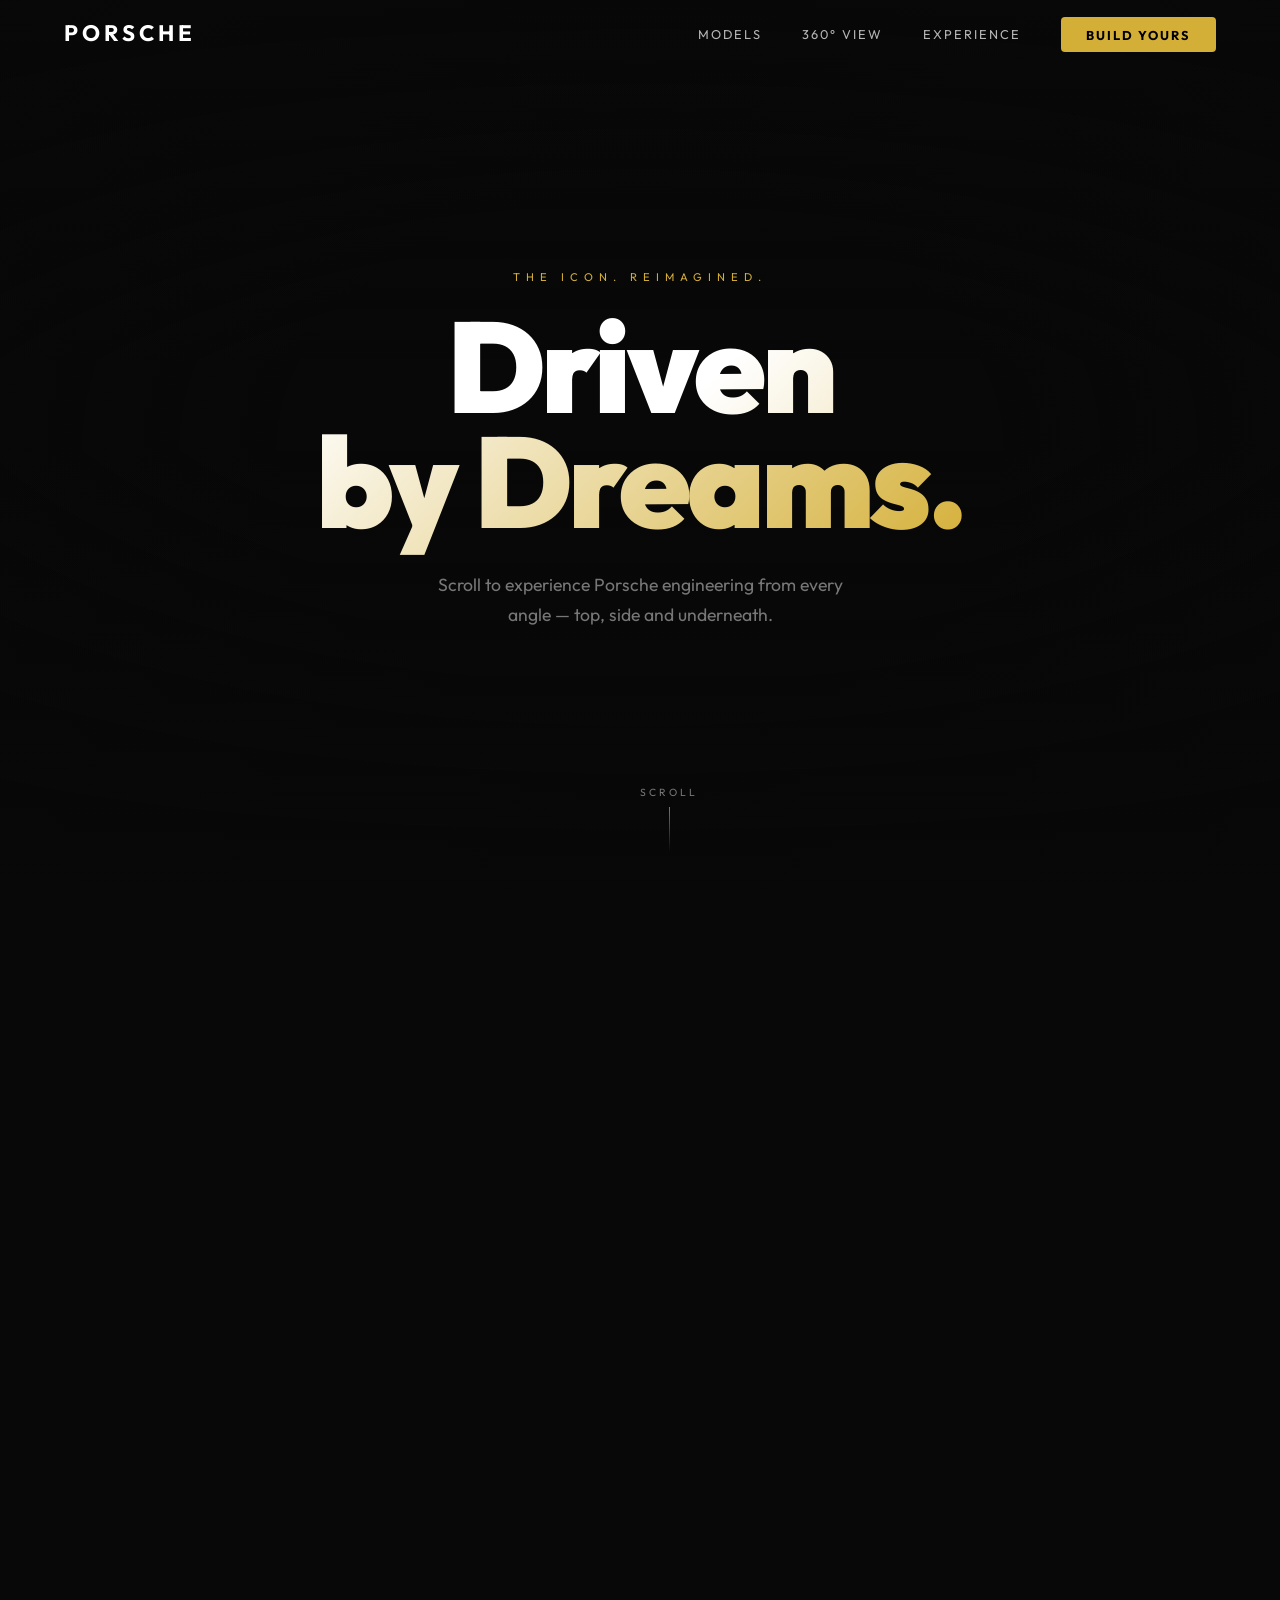
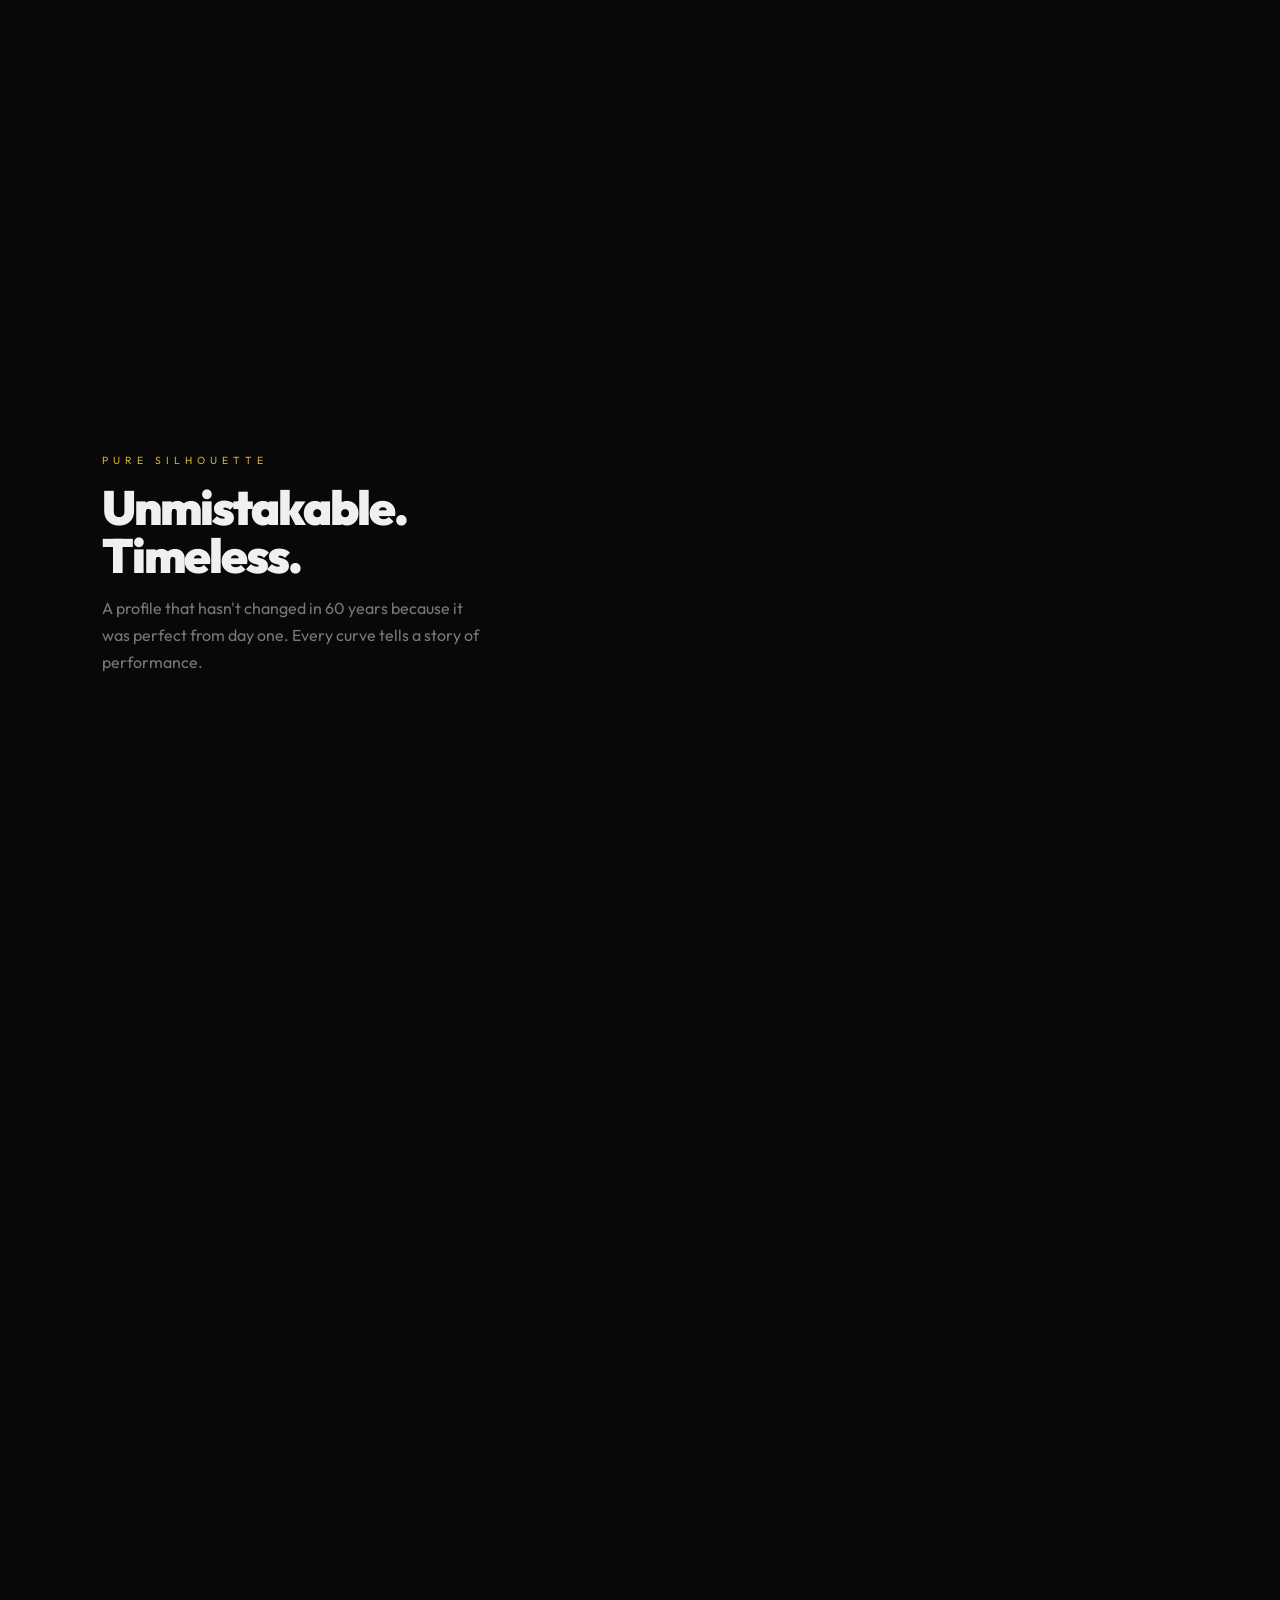
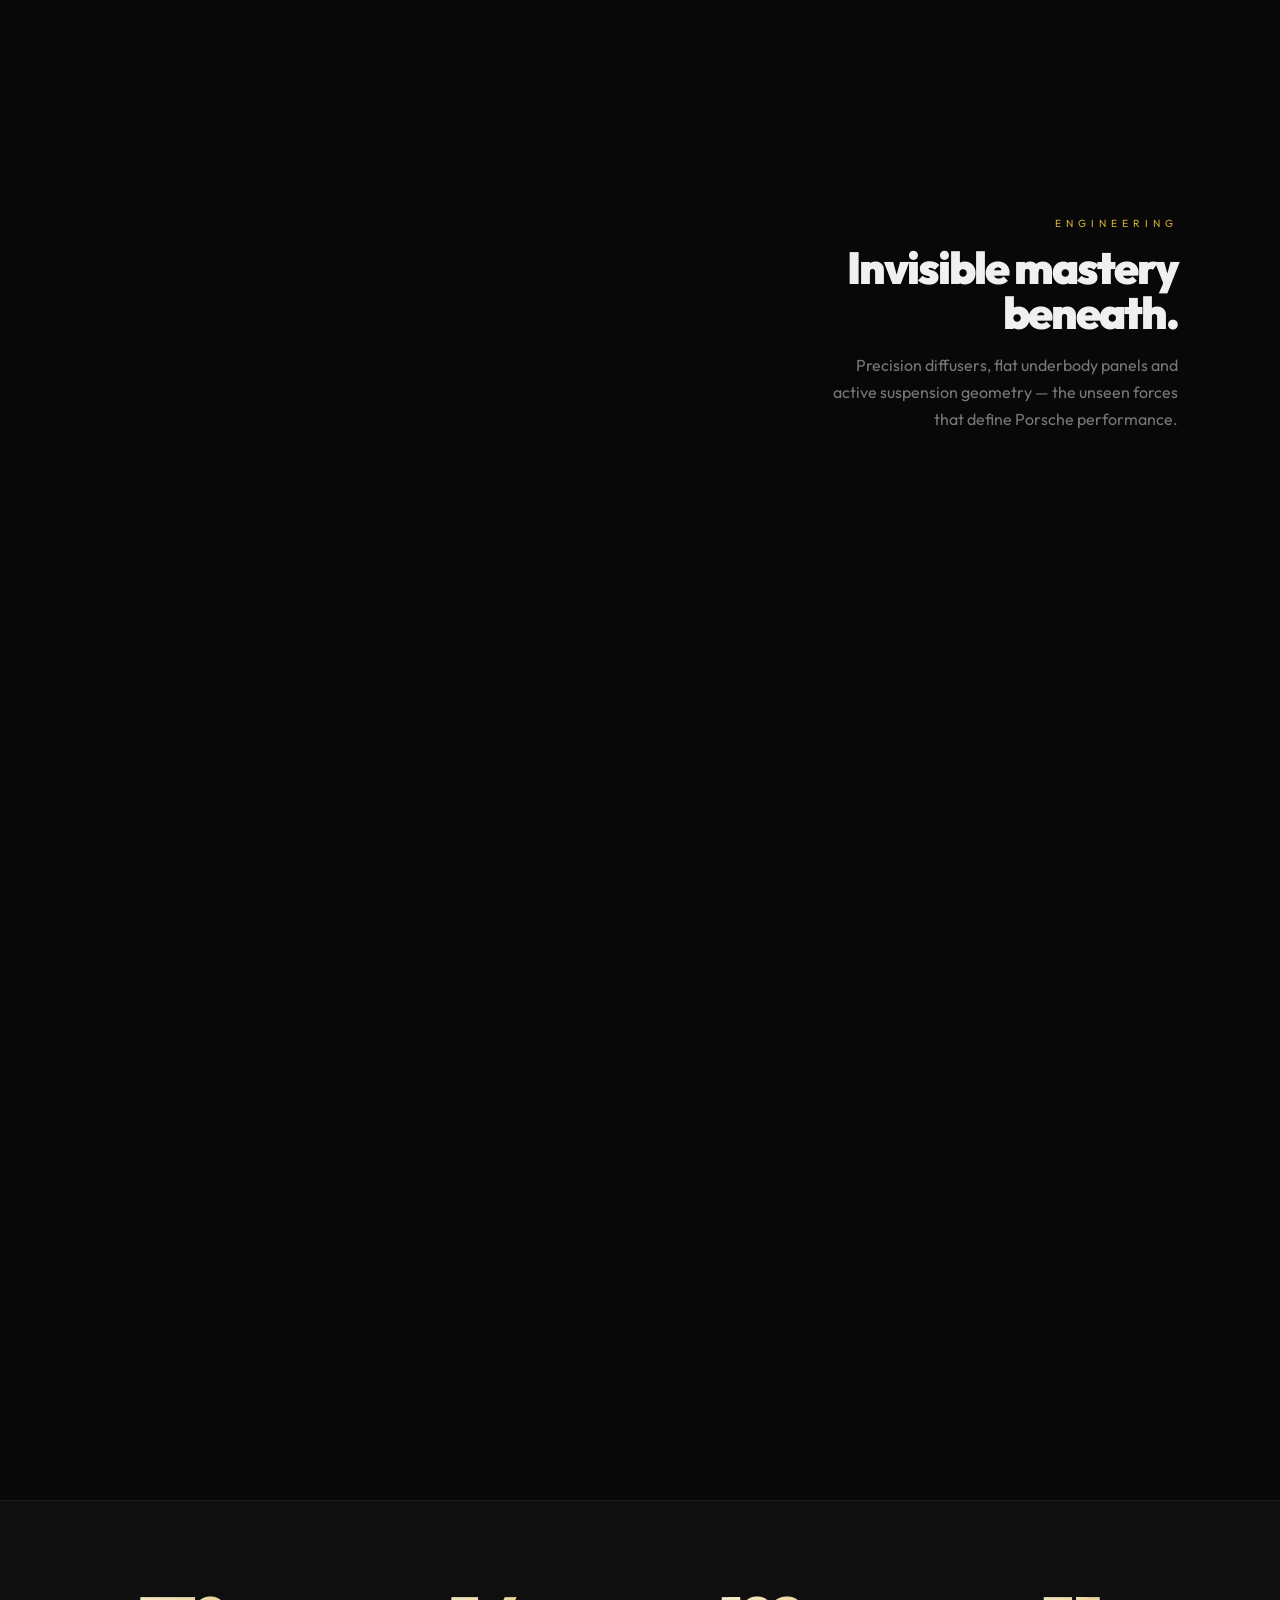
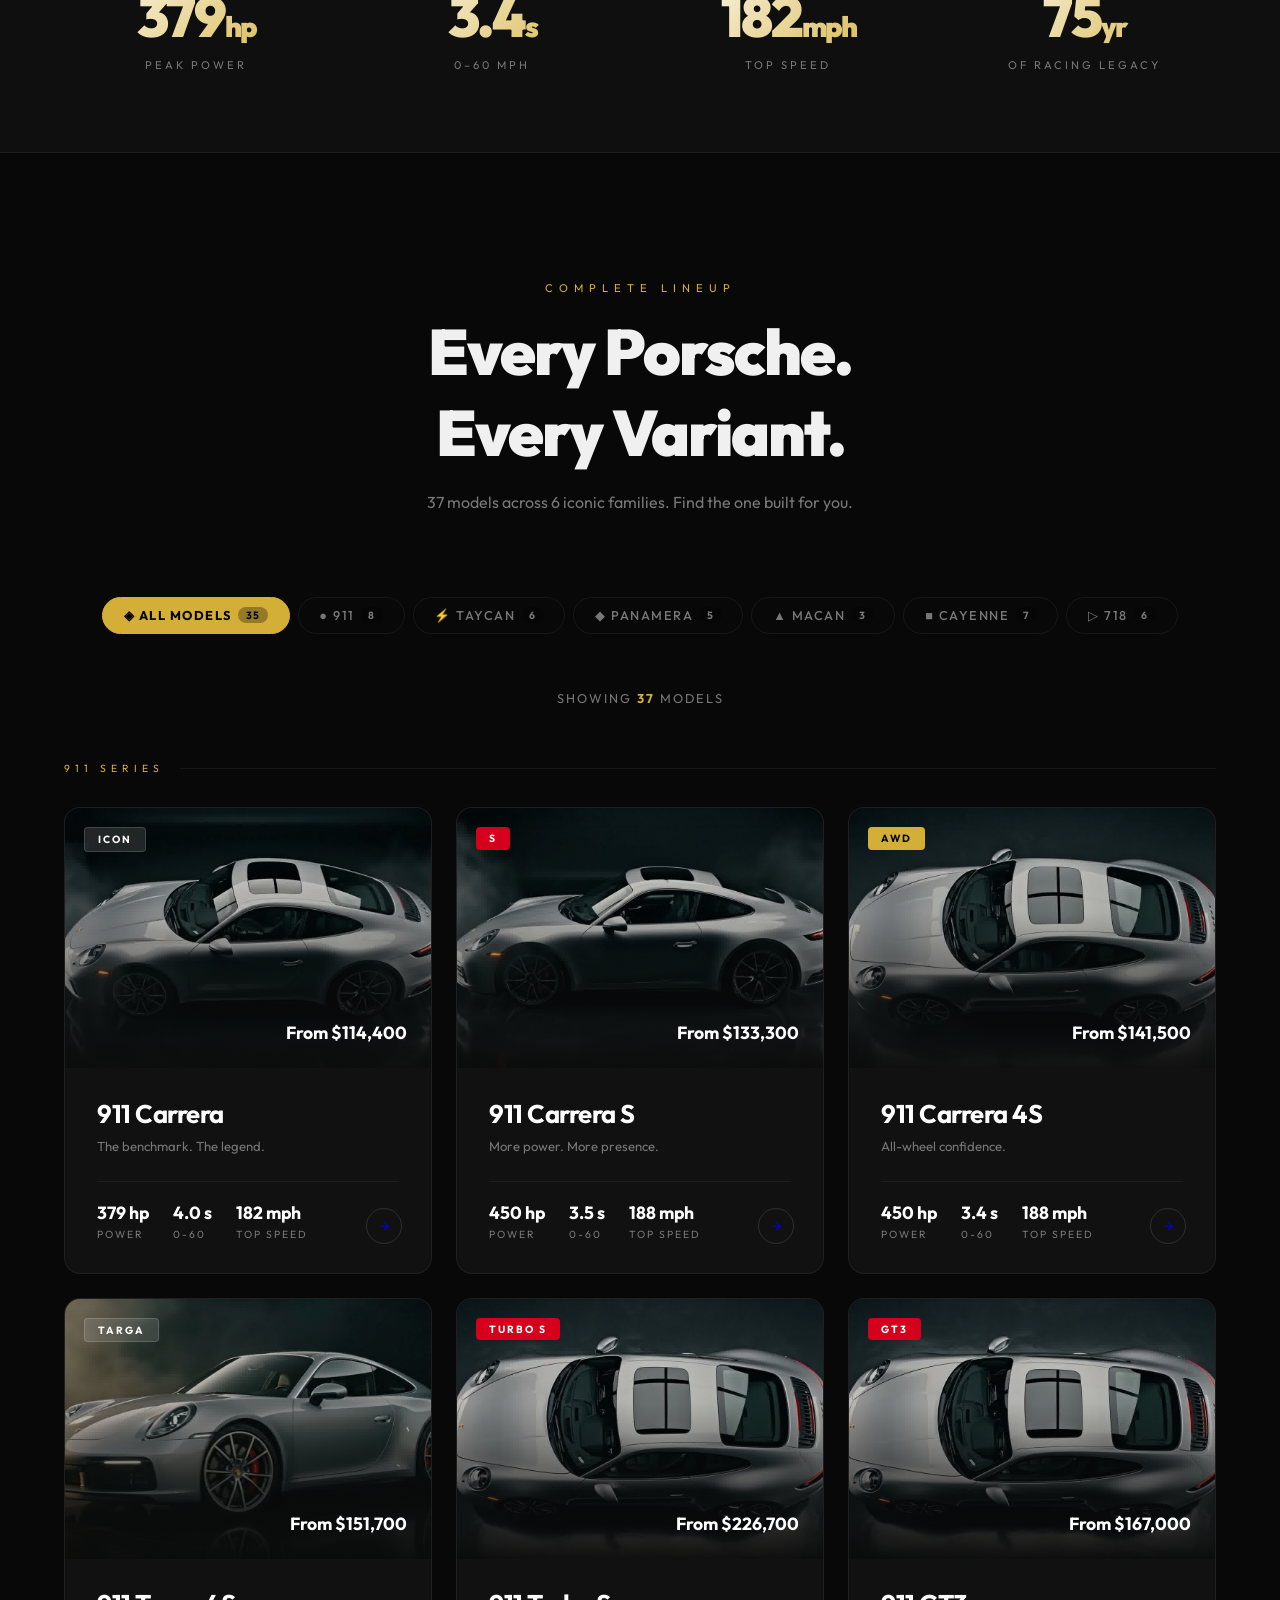
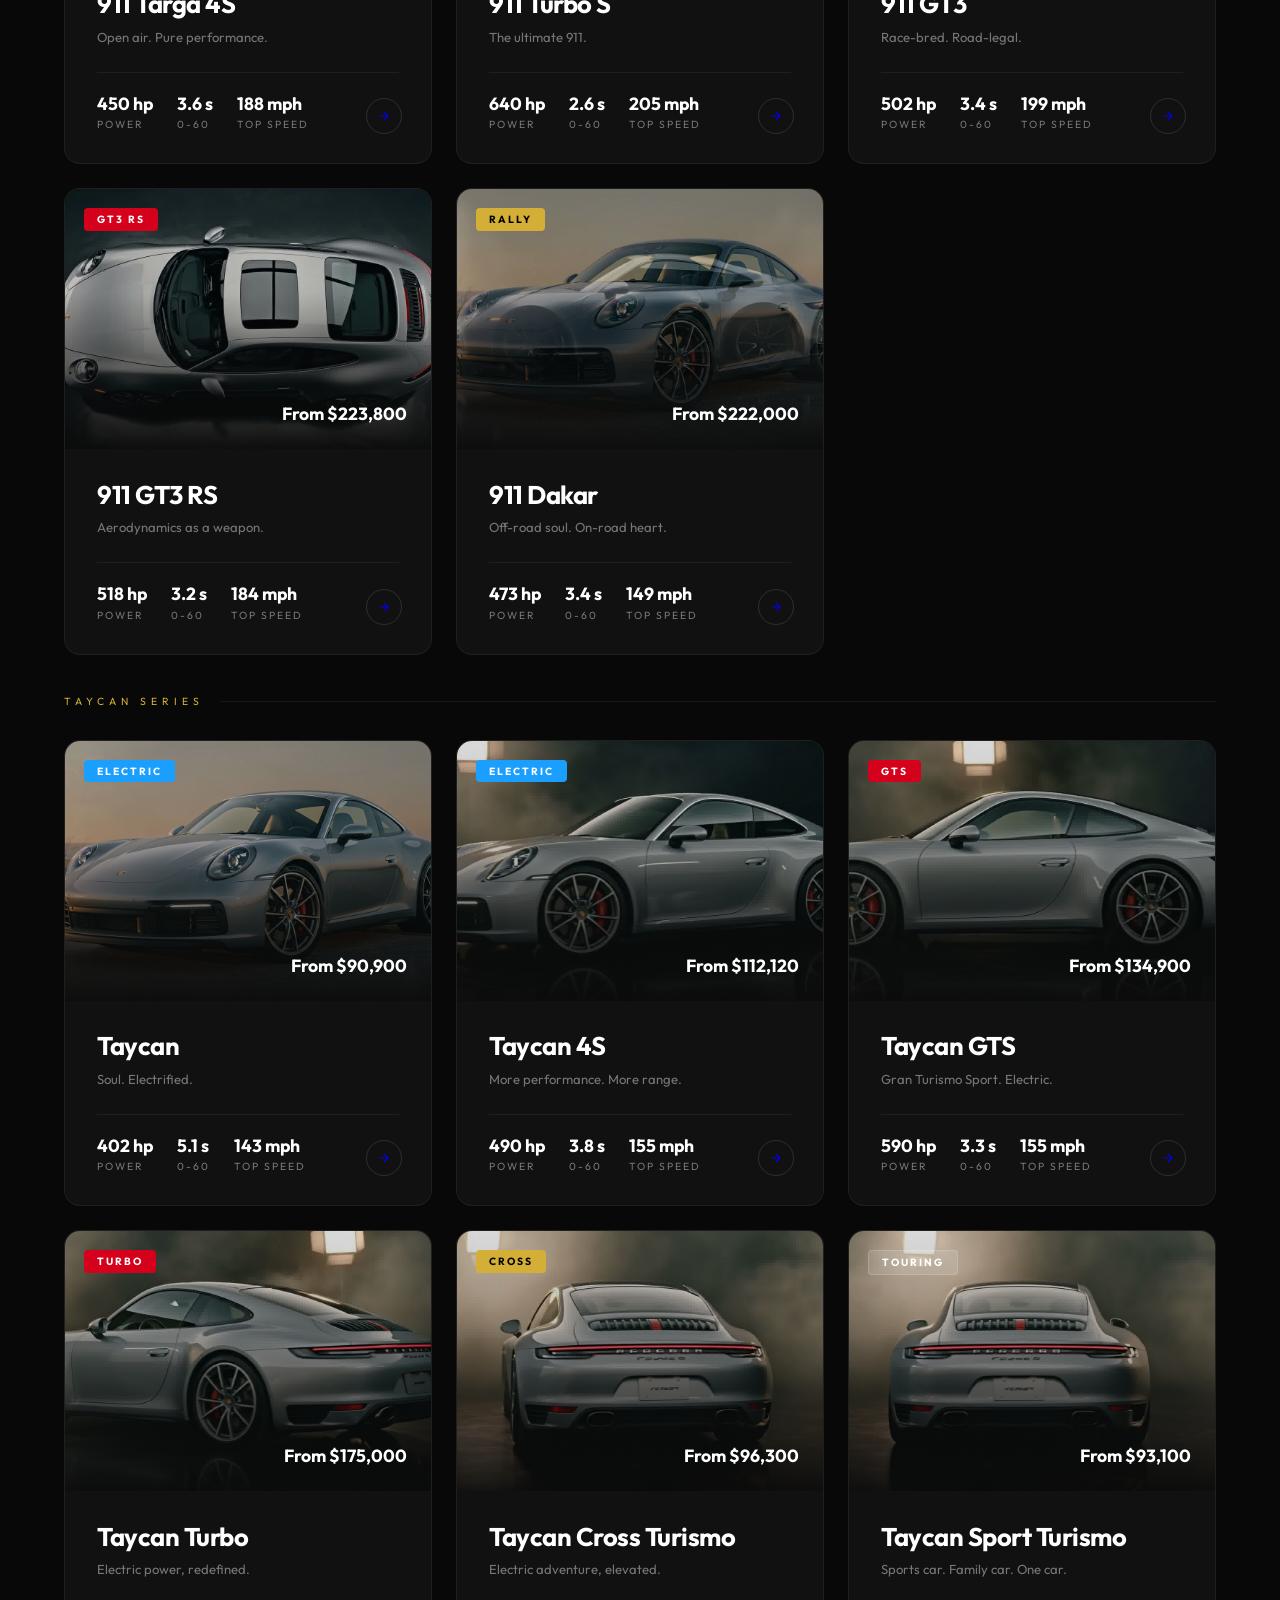
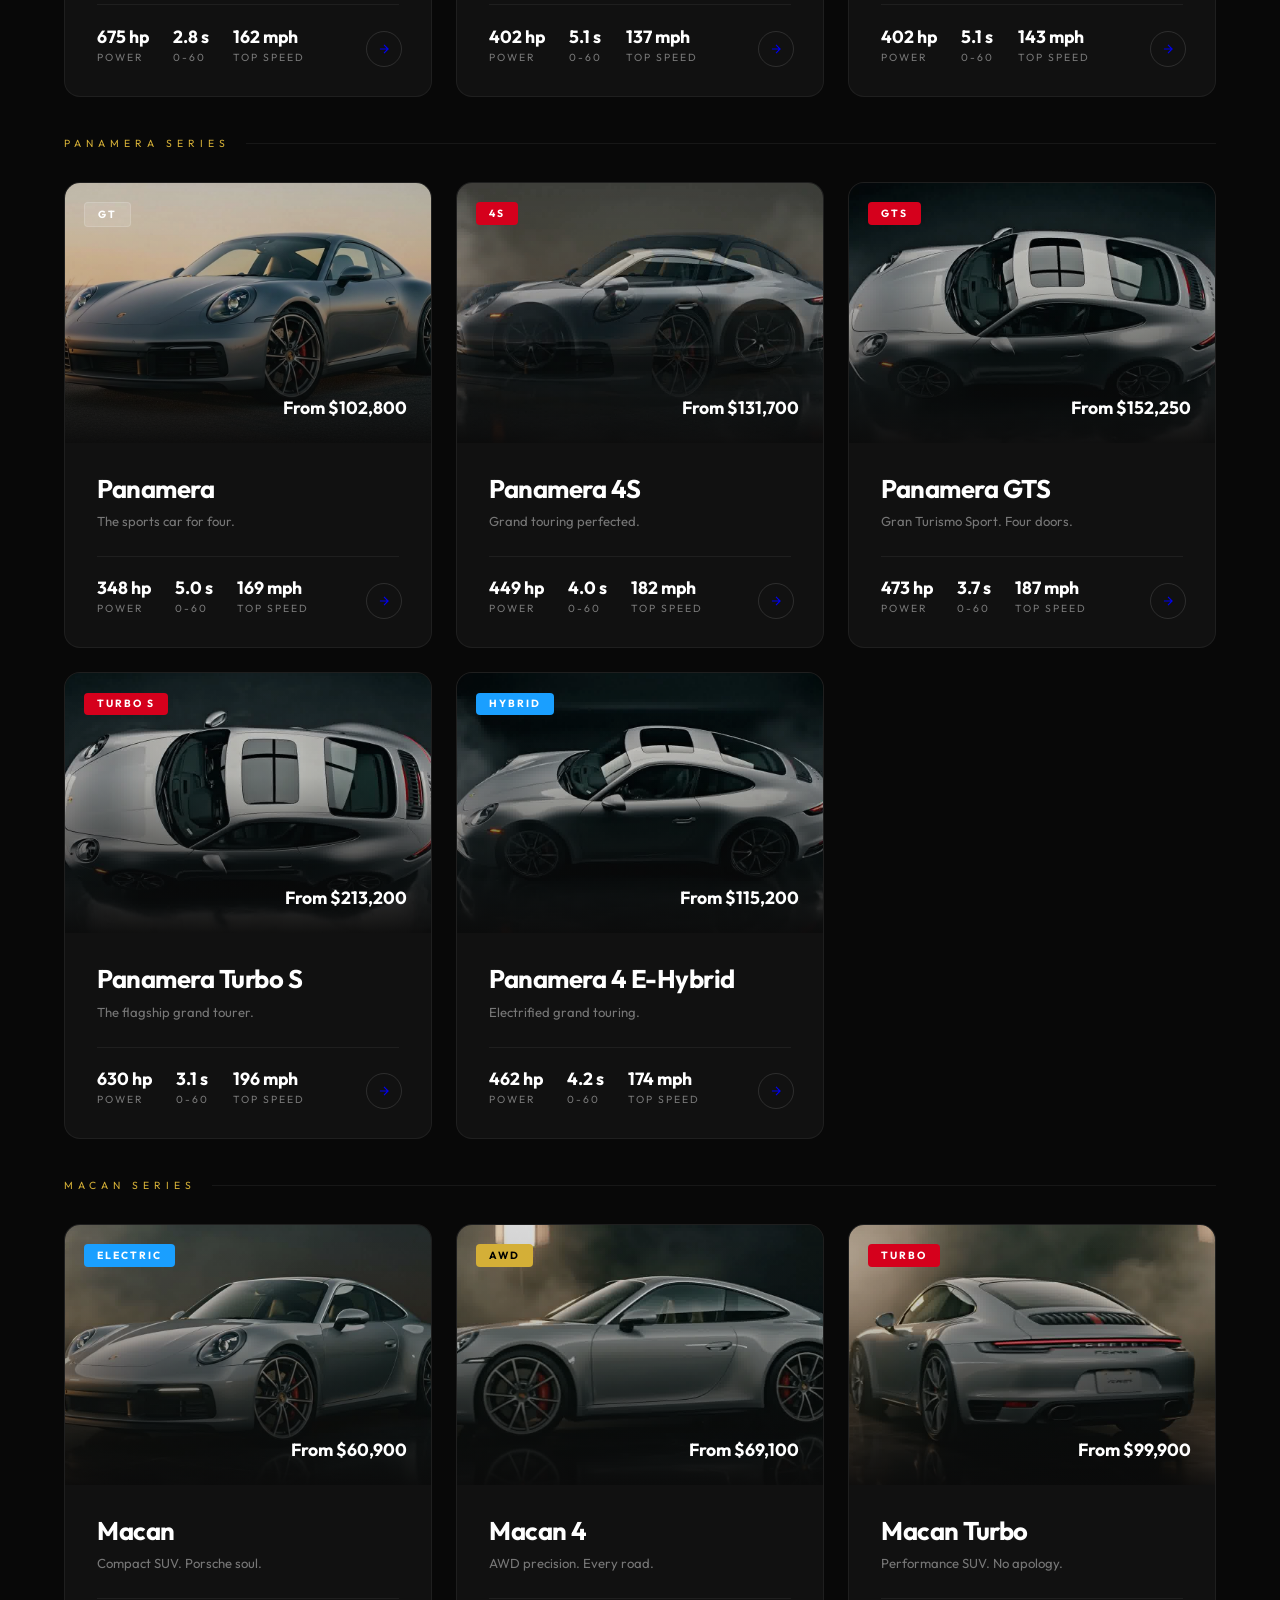
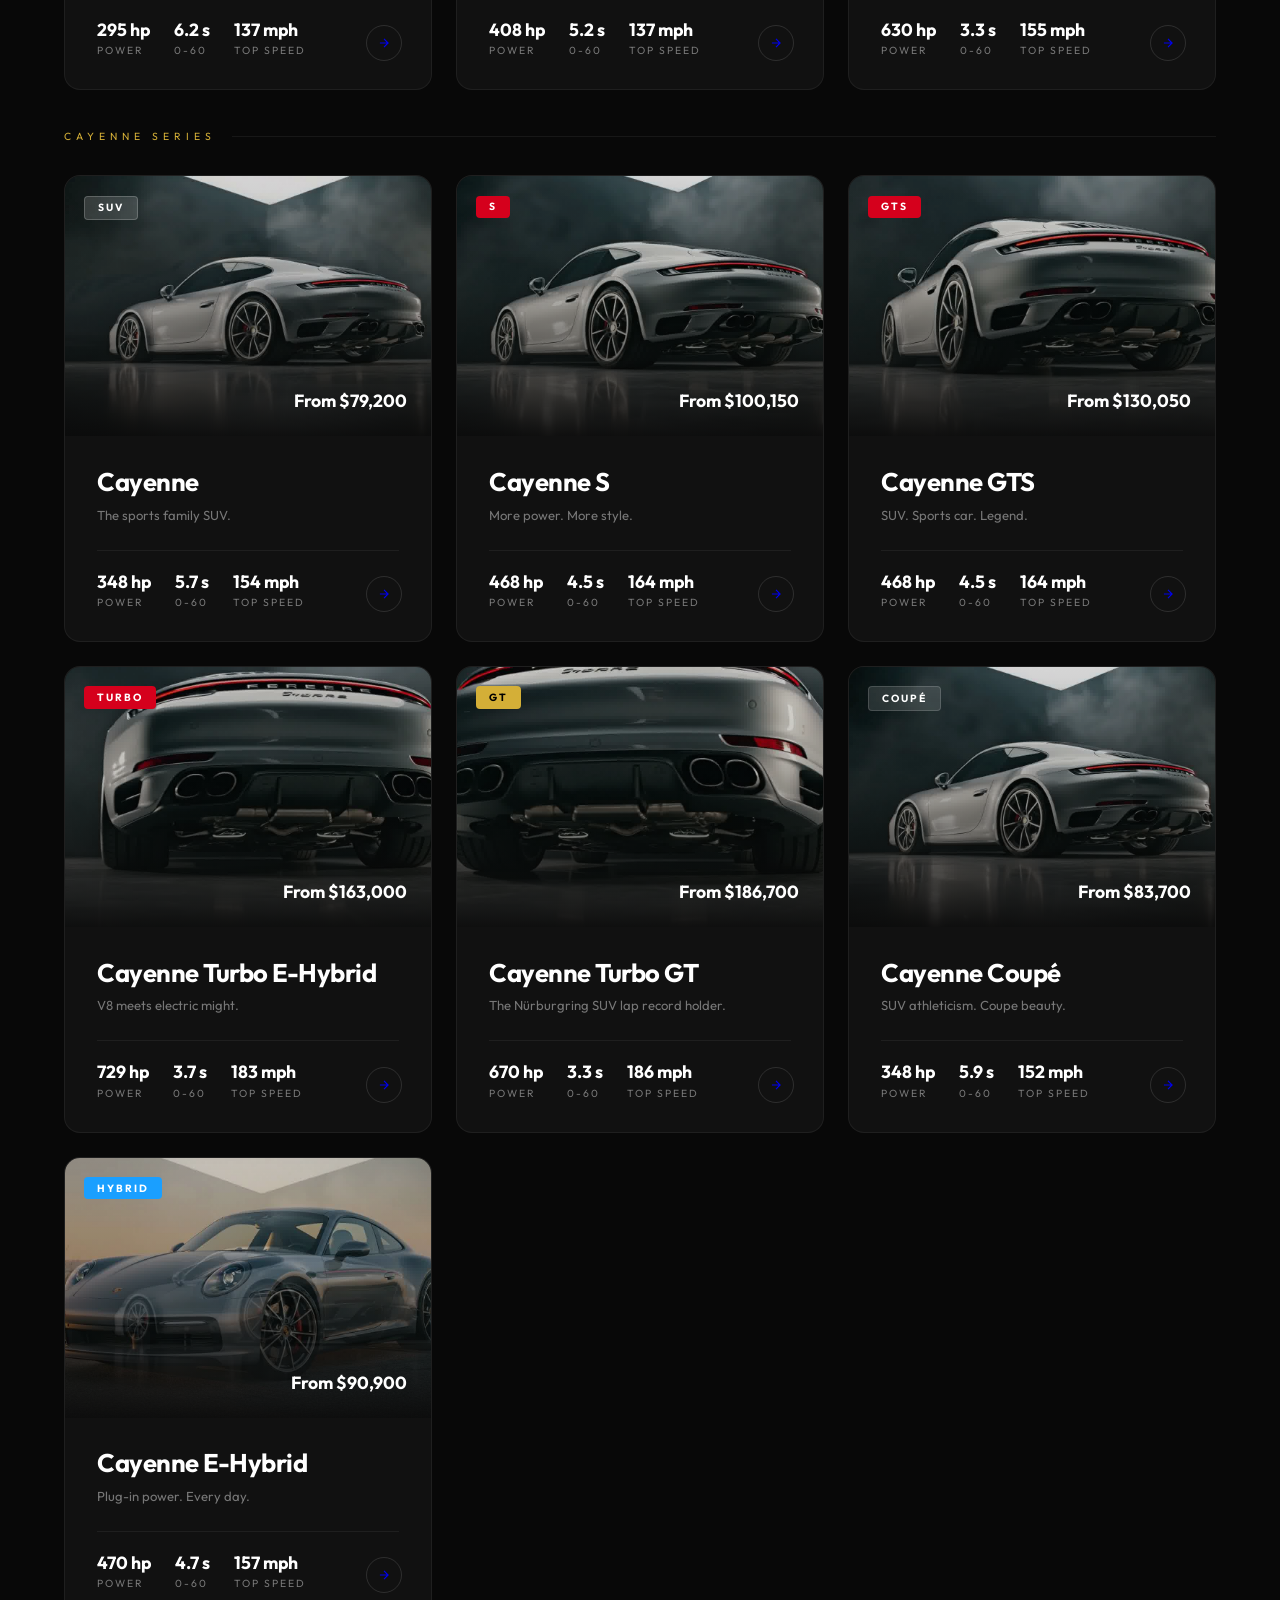
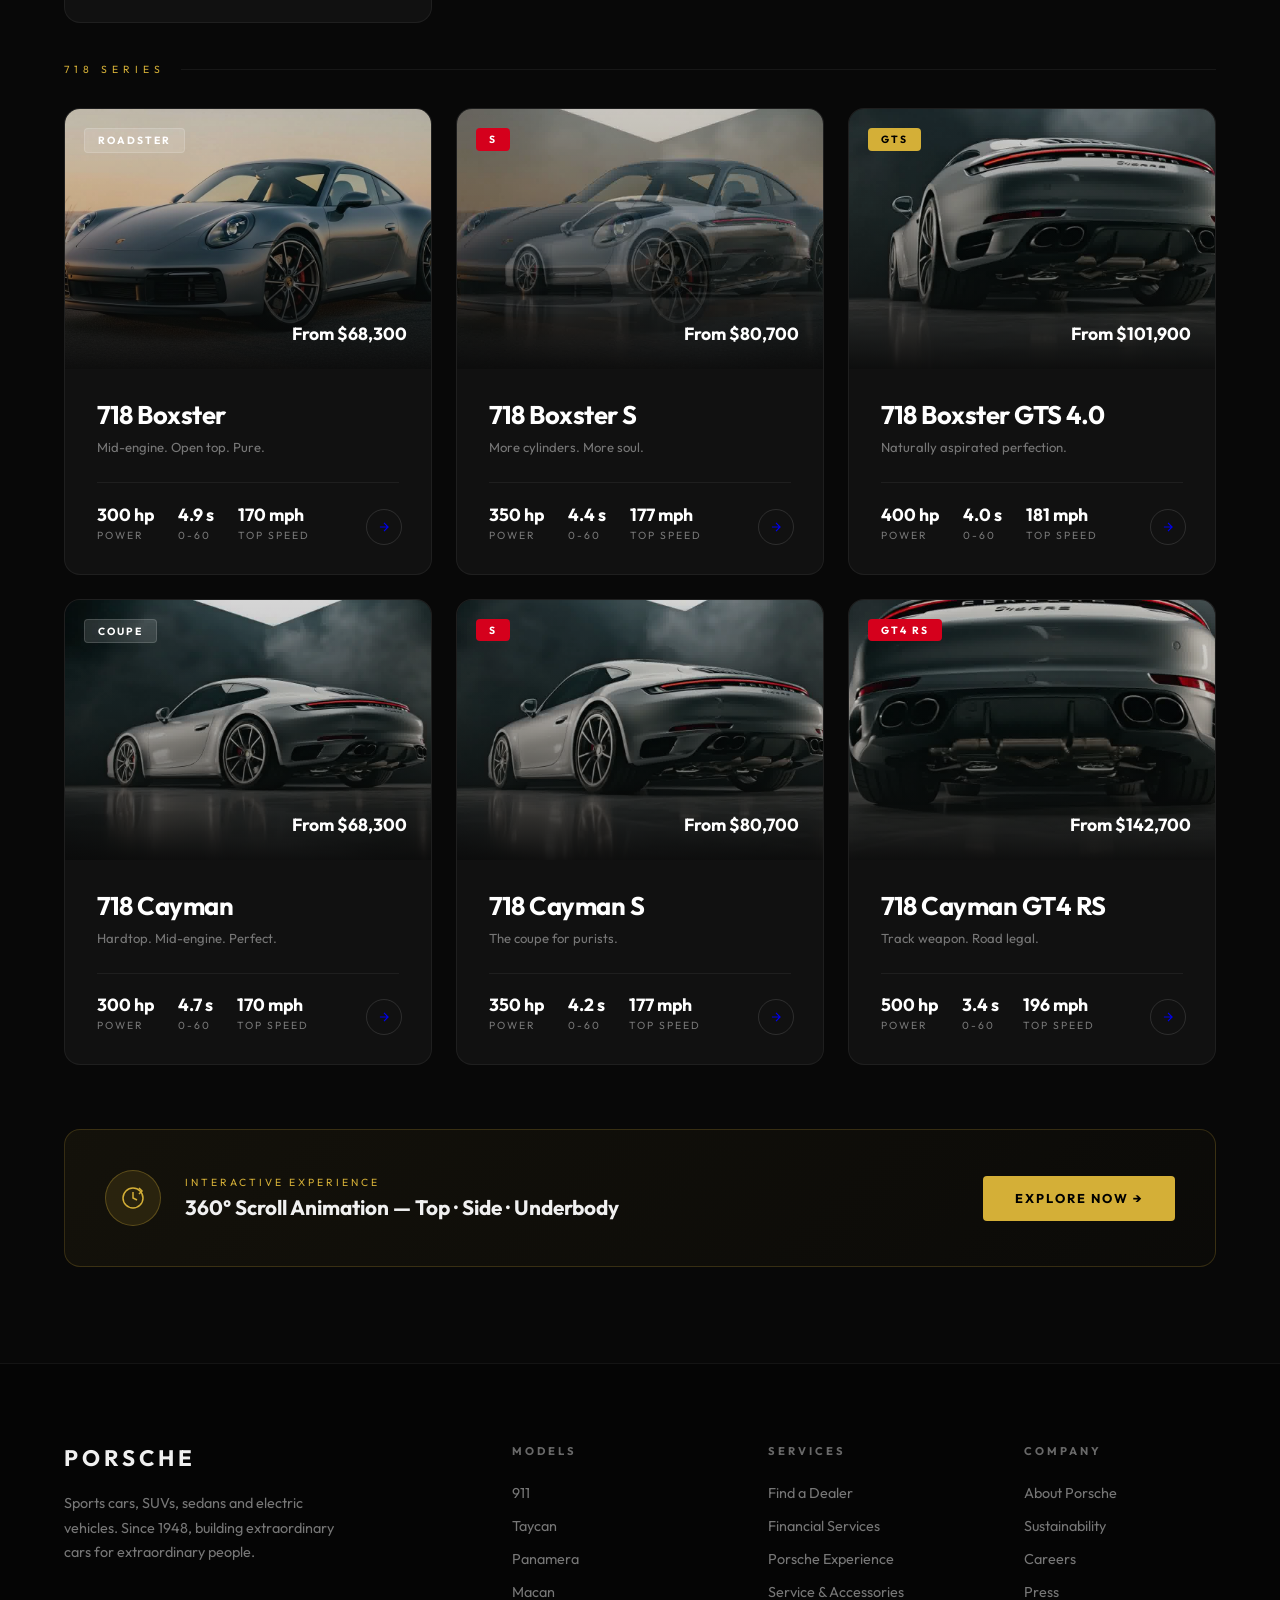
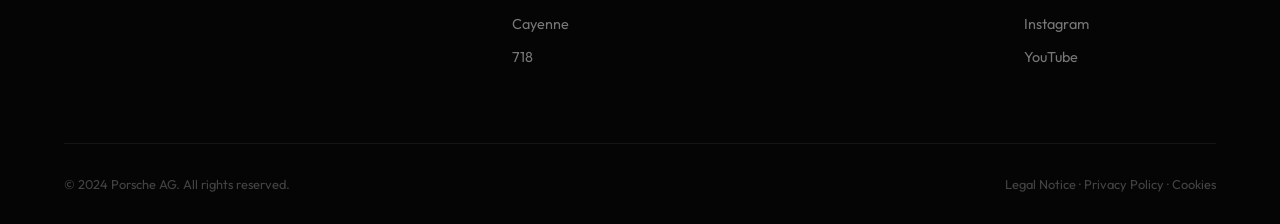
<file: index.html>
<!DOCTYPE html>
<html lang="en">

<head>
    <meta charset="UTF-8">
    <meta name="viewport" content="width=device-width, initial-scale=1.0">
    <title>Porsche – Precision & Passion</title>
    <link href="https://fonts.googleapis.com/css2?family=Outfit:wght@200;300;400;600;700;900&display=swap"
        rel="stylesheet">
    <style>
        /* ============================================================
           RESET & ROOT
        ============================================================ */
        *,
        *::before,
        *::after {
            margin: 0;
            padding: 0;
            box-sizing: border-box;
        }

        /* ============================================================
           MODEL FILTER TABS
        ============================================================ */
        .family-tabs {
            display: flex;
            gap: 0.5rem;
            justify-content: center;
            flex-wrap: wrap;
            margin-bottom: 3.5rem;
        }

        .tab-btn {
            padding: 0.6rem 1.3rem;
            border-radius: 50px;
            border: 1px solid var(--border);
            background: transparent;
            color: var(--subtle);
            font-family: 'Outfit', sans-serif;
            font-size: 0.8rem;
            font-weight: 500;
            letter-spacing: 1.5px;
            text-transform: uppercase;
            cursor: pointer;
            transition: all 0.25s ease;
            display: flex;
            align-items: center;
            gap: 0.4rem;
        }

        .tab-btn:hover {
            border-color: rgba(212, 175, 55, 0.4);
            color: #fff;
            background: rgba(212, 175, 55, 0.06);
        }

        .tab-btn.active {
            background: var(--gold);
            border-color: var(--gold);
            color: #000;
            font-weight: 700;
        }

        .tab-count {
            background: rgba(0, 0, 0, 0.2);
            border-radius: 50px;
            padding: 0.1rem 0.45rem;
            font-size: 0.65rem;
            font-weight: 700;
        }

        .tab-btn.active .tab-count {
            background: rgba(0, 0, 0, 0.3);
        }

        /* Filtered model count line */
        .model-count-line {
            text-align: center;
            color: var(--subtle);
            font-size: 0.8rem;
            letter-spacing: 2px;
            text-transform: uppercase;
            margin-bottom: 2.5rem;
        }

        .model-count-line span {
            color: var(--gold);
            font-weight: 700;
        }

        /* Model cards animate in/out on filter */
        .model-card {
            transition: transform 0.4s ease, box-shadow 0.4s ease, border-color 0.4s, opacity 0.3s, scale 0.3s;
        }

        .model-card.filtered-out {
            display: none;
        }

        /* Family heading separator */
        .family-heading {
            grid-column: 1 / -1;
            display: flex;
            align-items: center;
            gap: 1rem;
            margin: 1rem 0 0.5rem;
        }

        .family-heading-label {
            font-size: 0.65rem;
            letter-spacing: 5px;
            text-transform: uppercase;
            color: var(--gold);
            white-space: nowrap;
        }

        .family-heading-line {
            flex: 1;
            height: 1px;
            background: var(--border);
        }

        :root {
            --gold: #D4AF37;
            --gold-light: #f5e27a;
            --red: #d5001c;
            --bg: #080808;
            --bg2: #0f0f0f;
            --text: #f0f0f0;
            --subtle: #777;
            --card-bg: #111111;
            --border: rgba(255, 255, 255, 0.06);
        }

        html {
            scroll-behavior: smooth;
        }

        body {
            font-family: 'Outfit', sans-serif;
            background: var(--bg);
            color: var(--text);
            overflow-x: hidden;
        }

        /* ============================================================
           NAV
        ============================================================ */
        nav {
            position: fixed;
            top: 0;
            left: 0;
            right: 0;
            z-index: 500;
            display: flex;
            justify-content: space-between;
            align-items: center;
            padding: 1.2rem 5%;
            transition: background 0.4s, backdrop-filter 0.4s;
        }

        nav.scrolled {
            background: rgba(8, 8, 8, 0.92);
            backdrop-filter: blur(16px);
            border-bottom: 1px solid var(--border);
        }

        .logo {
            font-size: 1.4rem;
            font-weight: 700;
            letter-spacing: 4px;
            color: #fff;
            text-decoration: none;
        }

        .nav-links {
            list-style: none;
            display: flex;
            gap: 2.5rem;
        }

        .nav-links a {
            color: rgba(255, 255, 255, 0.7);
            text-decoration: none;
            font-size: 0.8rem;
            letter-spacing: 2px;
            text-transform: uppercase;
            font-weight: 400;
            transition: color 0.3s;
        }

        .nav-links a:hover {
            color: #fff;
        }

        .nav-cta {
            padding: 0.6rem 1.6rem;
            background: var(--gold);
            color: #000 !important;
            font-weight: 700 !important;
            border-radius: 4px;
            letter-spacing: 2px;
            transition: background 0.3s, transform 0.2s !important;
        }

        .nav-cta:hover {
            background: var(--gold-light) !important;
            transform: translateY(-1px);
        }

        /* ============================================================
           BACKGROUND CANVAS — STICKY LAYER
           This plays the animation in the background while
           the page content scrolls on top of it.
        ============================================================ */
        #bg-scroll-zone {
            /* Tall enough to scroll through all frames */
            height: 700vh;
            position: relative;
        }

        #bg-canvas-sticky {
            position: sticky;
            top: 0;
            width: 100%;
            height: 100vh;
            overflow: hidden;
        }

        /* The canvas fills the screen */
        #bg-canvas {
            position: absolute;
            top: 50%;
            left: 50%;
            transform: translate(-50%, -50%);
            min-width: 100%;
            min-height: 100%;
            object-fit: cover;
            opacity: 0.45;
            /* Subtle — it's the background */
            filter: brightness(0.7);
            transition: opacity 0.3s;
        }

        /* Dark overlays to ensure text legibility */
        .bg-overlay-top {
            position: absolute;
            top: 0;
            left: 0;
            right: 0;
            height: 40%;
            background: linear-gradient(to bottom, rgba(8, 8, 8, 0.9), transparent);
            z-index: 1;
            pointer-events: none;
        }

        .bg-overlay-bottom {
            position: absolute;
            bottom: 0;
            left: 0;
            right: 0;
            height: 50%;
            background: linear-gradient(to top, rgba(8, 8, 8, 1), rgba(8, 8, 8, 0.5), transparent);
            z-index: 1;
            pointer-events: none;
        }

        .bg-overlay-sides {
            position: absolute;
            inset: 0;
            background: radial-gradient(ellipse at center, transparent 40%, rgba(8, 8, 8, 0.7) 100%);
            z-index: 1;
            pointer-events: none;
        }

        /* ============================================================
           FOREGROUND CONTENT — floats over the sticky canvas
           This div covers the same height as the scroll zone,
           sits absolutely on top, and scrolls normally.
        ============================================================ */
        #fg-content {
            position: absolute;
            top: 0;
            left: 0;
            right: 0;
            height: 100%;
            pointer-events: none;
            /* Let scroll pass through */
        }

        /* Individual "screens" inside the foreground — each is pinned
           to appear at a certain scroll progress */

        .fg-screen {
            position: sticky;
            top: 0;
            height: 100vh;
            display: flex;
            align-items: center;
            justify-content: center;
            pointer-events: none;
            z-index: 10;
        }

        /* We stack them by nesting inside position:relative containers
           of specific heights to control when each appears */
        .fg-slot {
            position: relative;
            pointer-events: none;
        }

        /* -------- HERO SCREEN -------- */
        .hero-screen {
            flex-direction: column;
            text-align: center;
            padding: 0 5%;
        }

        .hero-eyebrow {
            font-size: 0.7rem;
            letter-spacing: 6px;
            text-transform: uppercase;
            color: var(--gold);
            margin-bottom: 1.5rem;
            opacity: 0;
            transform: translateY(20px);
            animation: fadeUp 1s ease 0.3s forwards;
        }

        .hero-title {
            font-size: clamp(3.5rem, 10vw, 9rem);
            font-weight: 900;
            line-height: 0.9;
            letter-spacing: -4px;
            opacity: 0;
            transform: translateY(30px);
            animation: fadeUp 1s ease 0.5s forwards;
        }

        .hero-title em {
            font-style: normal;
            background: linear-gradient(135deg, #fff 30%, var(--gold));
            -webkit-background-clip: text;
            -webkit-text-fill-color: transparent;
            background-clip: text;
        }

        .hero-sub {
            margin-top: 2rem;
            font-size: 1.1rem;
            color: var(--subtle);
            max-width: 420px;
            line-height: 1.7;
            opacity: 0;
            transform: translateY(20px);
            animation: fadeUp 1s ease 0.8s forwards;
        }

        .hero-scroll-hint {
            position: absolute;
            bottom: 3rem;
            left: 50%;
            transform: translateX(-50%);
            display: flex;
            flex-direction: column;
            align-items: center;
            gap: 0.5rem;
            font-size: 0.65rem;
            letter-spacing: 3px;
            text-transform: uppercase;
            color: var(--subtle);
            pointer-events: none;
            opacity: 0;
            animation: fadeUp 1s ease 1.2s forwards;
        }

        .hero-scroll-hint::after {
            content: '';
            width: 1px;
            height: 45px;
            background: linear-gradient(to bottom, var(--subtle), transparent);
        }

        @keyframes fadeUp {
            to {
                opacity: 1;
                transform: translateY(0);
            }
        }

        /* -------- PHASE LABELS (appear over canvas mid-scroll) -------- */
        .phase-overlay {
            position: absolute;
            bottom: 3rem;
            left: 50%;
            transform: translateX(-50%);
            text-align: center;
            z-index: 20;
            pointer-events: none;
        }

        .phase-title {
            font-size: 0.7rem;
            letter-spacing: 5px;
            text-transform: uppercase;
            color: var(--gold);
        }

        .phase-bar-track {
            width: 140px;
            height: 1px;
            background: rgba(255, 255, 255, 0.1);
            margin: 0.7rem auto 0;
        }

        .phase-bar-fill {
            height: 100%;
            width: 0%;
            background: var(--gold);
            transition: width 0.1s linear;
        }

        /* Phase nav dots, fixed right */
        #phase-nav {
            position: fixed;
            right: 2rem;
            top: 50%;
            transform: translateY(-50%);
            z-index: 200;
            display: flex;
            flex-direction: column;
            gap: 0.8rem;
            opacity: 0;
            transition: opacity 0.5s;
        }

        #phase-nav.visible {
            opacity: 1;
        }

        .p-dot {
            width: 7px;
            height: 7px;
            border-radius: 50%;
            background: rgba(255, 255, 255, 0.2);
            cursor: pointer;
            transition: all 0.3s;
            position: relative;
        }

        .p-dot.active {
            background: var(--gold);
            box-shadow: 0 0 10px rgba(212, 175, 55, 0.6);
            transform: scale(1.5);
        }

        .p-dot::after {
            content: attr(data-label);
            position: absolute;
            right: 1.4rem;
            top: 50%;
            transform: translateY(-50%);
            font-size: 0.6rem;
            letter-spacing: 2px;
            text-transform: uppercase;
            color: var(--subtle);
            white-space: nowrap;
            opacity: 0;
            transition: opacity 0.3s;
        }

        .p-dot:hover::after,
        .p-dot.active::after {
            opacity: 1;
        }

        .p-dot.active::after {
            color: var(--gold);
        }

        /* ============================================================
           MODELS SECTION — below the scroll zone
        ============================================================ */
        #models {
            background: var(--bg);
            padding: 8rem 5% 6rem;
            position: relative;
            z-index: 10;
        }

        #models::before {
            content: '';
            position: absolute;
            top: 0;
            left: 0;
            right: 0;
            height: 200px;
            background: linear-gradient(to bottom, #080808, transparent);
            pointer-events: none;
        }

        .section-eyebrow {
            font-size: 0.7rem;
            letter-spacing: 6px;
            text-transform: uppercase;
            color: var(--gold);
            text-align: center;
            margin-bottom: 1rem;
        }

        .section-title {
            font-size: clamp(2.5rem, 5vw, 4.5rem);
            font-weight: 900;
            text-align: center;
            letter-spacing: -2px;
            margin-bottom: 1rem;
        }

        .section-sub {
            text-align: center;
            color: var(--subtle);
            font-size: 1rem;
            max-width: 500px;
            margin: 0 auto 5rem;
            line-height: 1.7;
        }

        /* Model Grid */
        .model-grid {
            display: grid;
            grid-template-columns: repeat(3, 1fr);
            gap: 1.5rem;
        }

        /* Large featured card (first) */
        .model-grid .model-card:first-child {
            grid-column: 1 / -1;
            /* Full width */
        }

        .model-card {
            background: var(--card-bg);
            border-radius: 16px;
            overflow: hidden;
            border: 1px solid var(--border);
            transition: transform 0.4s ease, box-shadow 0.4s ease, border-color 0.4s;
            cursor: pointer;
            position: relative;
            text-decoration: none;
            display: block;
        }

        .model-card:hover {
            transform: translateY(-8px);
            box-shadow: 0 30px 60px rgba(0, 0, 0, 0.5);
            border-color: rgba(212, 175, 55, 0.25);
        }

        /* Featured (first) card image is taller */
        .model-card:first-child .model-img-wrap {
            height: 480px;
        }

        .model-img-wrap {
            position: relative;
            height: 260px;
            overflow: hidden;
        }

        .model-img-wrap img {
            width: 100%;
            height: 100%;
            object-fit: cover;
            transition: transform 0.6s ease;
            filter: brightness(0.85);
        }

        .model-card:hover .model-img-wrap img {
            transform: scale(1.05);
            filter: brightness(1);
        }

        /* Gold accent line at top of card on hover */
        .model-card::before {
            content: '';
            position: absolute;
            top: 0;
            left: 0;
            right: 0;
            height: 2px;
            background: linear-gradient(90deg, var(--gold), var(--gold-light));
            transform: scaleX(0);
            transition: transform 0.4s ease;
            z-index: 5;
        }

        .model-card:hover::before {
            transform: scaleX(1);
        }

        /* Badge on image */
        .model-badge {
            position: absolute;
            top: 1.2rem;
            left: 1.2rem;
            padding: 0.3rem 0.8rem;
            border-radius: 4px;
            font-size: 0.65rem;
            letter-spacing: 2px;
            text-transform: uppercase;
            font-weight: 700;
            z-index: 3;
        }

        .badge-new {
            background: var(--gold);
            color: #000;
        }

        .badge-electric {
            background: #1a9fff;
            color: #fff;
        }

        .badge-suv {
            background: rgba(255, 255, 255, 0.15);
            color: #fff;
            border: 1px solid rgba(255, 255, 255, 0.2);
        }

        .badge-sport {
            background: var(--red);
            color: #fff;
        }

        .badge-icon {
            background: rgba(255, 255, 255, 0.12);
            color: #fff;
            border: 1px solid rgba(255, 255, 255, 0.15);
        }

        /* Image overlay gradient */
        .model-img-wrap::after {
            content: '';
            position: absolute;
            inset: 0;
            background: linear-gradient(to top, rgba(10, 10, 10, 0.95) 0%, rgba(10, 10, 10, 0.1) 60%, transparent);
        }

        /* Price overlaid on image */
        .model-price-overlay {
            position: absolute;
            bottom: 1.5rem;
            right: 1.5rem;
            font-size: 1.1rem;
            font-weight: 700;
            color: #fff;
            z-index: 3;
        }

        /* Card body */
        .model-body {
            padding: 1.8rem 2rem 2rem;
        }

        .model-name {
            font-size: 1.6rem;
            font-weight: 700;
            color: #fff;
            margin-bottom: 0.4rem;
            letter-spacing: -0.5px;
        }

        /* Featured card name bigger */
        .model-card:first-child .model-name {
            font-size: 2.3rem;
        }

        .model-desc {
            color: var(--subtle);
            font-size: 0.9rem;
            line-height: 1.6;
            margin-bottom: 1.5rem;
        }

        /* Specs row */
        .model-specs {
            display: flex;
            gap: 1.5rem;
            border-top: 1px solid var(--border);
            padding-top: 1.2rem;
            flex-wrap: wrap;
        }

        .spec {
            display: flex;
            flex-direction: column;
            gap: 0.2rem;
        }

        .spec-val {
            font-size: 1.1rem;
            font-weight: 700;
            color: #fff;
        }

        .spec-lbl {
            font-size: 0.65rem;
            letter-spacing: 2px;
            text-transform: uppercase;
            color: var(--subtle);
        }

        /* Arrow icon in bottom-right */
        .model-arrow {
            position: absolute;
            bottom: 1.8rem;
            right: 1.8rem;
            width: 36px;
            height: 36px;
            border-radius: 50%;
            border: 1px solid rgba(255, 255, 255, 0.12);
            display: flex;
            align-items: center;
            justify-content: center;
            transition: all 0.3s;
        }

        .model-card:hover .model-arrow {
            background: var(--gold);
            border-color: var(--gold);
        }

        .model-card:hover .model-arrow svg {
            stroke: #000;
        }

        /* 360 view teaser */
        .view360-banner {
            margin: 4rem 0 0;
            padding: 2.5rem;
            border: 1px solid rgba(212, 175, 55, 0.2);
            border-radius: 16px;
            background: linear-gradient(135deg, rgba(212, 175, 55, 0.06), rgba(212, 175, 55, 0.02));
            display: flex;
            align-items: center;
            justify-content: space-between;
            gap: 2rem;
            text-decoration: none;
            color: inherit;
            transition: all 0.3s;
            flex-wrap: wrap;
        }

        .view360-banner:hover {
            border-color: rgba(212, 175, 55, 0.45);
            background: linear-gradient(135deg, rgba(212, 175, 55, 0.1), rgba(212, 175, 55, 0.04));
            transform: translateY(-2px);
            box-shadow: 0 20px 50px rgba(0, 0, 0, 0.4);
        }

        .v360-left {
            display: flex;
            align-items: center;
            gap: 1.5rem;
        }

        .v360-icon {
            width: 56px;
            height: 56px;
            border-radius: 50%;
            background: rgba(212, 175, 55, 0.12);
            border: 1px solid rgba(212, 175, 55, 0.3);
            display: flex;
            align-items: center;
            justify-content: center;
            flex-shrink: 0;
        }

        .v360-text-label {
            font-size: 0.65rem;
            letter-spacing: 3px;
            text-transform: uppercase;
            color: var(--gold);
            margin-bottom: 0.3rem;
        }

        .v360-text-title {
            font-size: 1.3rem;
            font-weight: 700;
        }

        .v360-cta {
            padding: 0.9rem 2rem;
            background: var(--gold);
            color: #000;
            font-weight: 700;
            font-size: 0.8rem;
            letter-spacing: 2px;
            text-transform: uppercase;
            border-radius: 4px;
            white-space: nowrap;
        }

        /* ============================================================
           FEATURES / STATS STRIP
        ============================================================ */
        .stats-strip {
            background: var(--bg2);
            padding: 5rem 5%;
            border-top: 1px solid var(--border);
            border-bottom: 1px solid var(--border);
        }

        .stats-grid {
            display: grid;
            grid-template-columns: repeat(4, 1fr);
            gap: 2rem;
            text-align: center;
        }

        .stat-item {}

        .stat-number {
            font-size: 3.5rem;
            font-weight: 900;
            letter-spacing: -2px;
            background: linear-gradient(135deg, #fff, var(--gold));
            -webkit-background-clip: text;
            -webkit-text-fill-color: transparent;
            background-clip: text;
        }

        .stat-label {
            font-size: 0.7rem;
            letter-spacing: 3px;
            text-transform: uppercase;
            color: var(--subtle);
            margin-top: 0.4rem;
        }

        /* ============================================================
           FOOTER
        ============================================================ */
        footer {
            background: #050505;
            padding: 5rem 5% 2rem;
            border-top: 1px solid var(--border);
        }

        .footer-top {
            display: grid;
            grid-template-columns: 2fr 1fr 1fr 1fr;
            gap: 4rem;
            margin-bottom: 4rem;
        }

        .footer-brand .logo-f {
            font-size: 1.4rem;
            font-weight: 700;
            letter-spacing: 4px;
            margin-bottom: 1.2rem;
            display: block;
        }

        .footer-brand p {
            color: var(--subtle);
            font-size: 0.9rem;
            line-height: 1.7;
            max-width: 280px;
        }

        .footer-col h5 {
            font-size: 0.7rem;
            letter-spacing: 3px;
            text-transform: uppercase;
            color: rgba(255, 255, 255, 0.4);
            margin-bottom: 1.5rem;
        }

        .footer-col ul {
            list-style: none;
        }

        .footer-col ul li {
            margin-bottom: 0.8rem;
        }

        .footer-col ul li a {
            color: var(--subtle);
            text-decoration: none;
            font-size: 0.9rem;
            transition: color 0.3s;
        }

        .footer-col ul li a:hover {
            color: #fff;
        }

        .footer-bottom {
            border-top: 1px solid var(--border);
            padding-top: 2rem;
            display: flex;
            justify-content: space-between;
            align-items: center;
            color: rgba(255, 255, 255, 0.25);
            font-size: 0.8rem;
            flex-wrap: wrap;
            gap: 1rem;
        }

        /* ============================================================
           RESPONSIVE
        ============================================================ */
        @media (max-width: 1024px) {
            .model-grid {
                grid-template-columns: repeat(2, 1fr);
            }

            .model-grid .model-card:first-child {
                grid-column: 1 / -1;
            }

            .stats-grid {
                grid-template-columns: repeat(2, 1fr);
            }

            .footer-top {
                grid-template-columns: 1fr 1fr;
                gap: 2.5rem;
            }
        }

        @media (max-width: 640px) {
            .model-grid {
                grid-template-columns: 1fr;
            }

            .stats-grid {
                grid-template-columns: repeat(2, 1fr);
            }

            .footer-top {
                grid-template-columns: 1fr;
            }

            .nav-links {
                display: none;
            }

            .hero-title {
                letter-spacing: -2px;
            }
        }

        /* Reveal on scroll */
        .reveal {
            opacity: 0;
            transform: translateY(35px);
            transition: opacity 0.7s ease, transform 0.7s ease;
        }

        .reveal.in-view {
            opacity: 1;
            transform: translateY(0);
        }
    </style>
</head>

<body>

    <!-- ============================================================
         NAVIGATION
    ============================================================ -->
    <nav id="main-nav">
        <div class="logo">PORSCHE</div>
        <ul class="nav-links">
            <li><a href="#models">Models</a></li>
            <li><a href="3d-scroll.html">360° View</a></li>
            <li><a href="#experience">Experience</a></li>
            <li><a href="#" class="nav-cta">Build Yours</a></li>
        </ul>
    </nav>

    <!-- Phase nav dots (appear during scroll animation) -->
    <div id="phase-nav">
        <div class="p-dot active" data-phase="0" data-label="Top View"></div>
        <div class="p-dot" data-phase="1" data-label="Side View"></div>
        <div class="p-dot" data-phase="2" data-label="Bottom View"></div>
    </div>

    <!-- ============================================================
         BACKGROUND SCROLL ANIMATION ZONE
         This is the whole top area where the canvas animates
         as a background while text overlays float on top.
    ============================================================ -->
    <div id="bg-scroll-zone">

        <!-- STICKY CANVAS LAYER (background) -->
        <div id="bg-canvas-sticky">
            <canvas id="bg-canvas"></canvas>
            <div class="bg-overlay-top"></div>
            <div class="bg-overlay-sides"></div>
            <div class="bg-overlay-bottom"></div>

            <!-- Phase indicator -->
            <div class="phase-overlay" id="phase-overlay" style="display:none;">
                <div class="phase-title" id="phase-title-text">Top View</div>
                <div class="phase-bar-track">
                    <div class="phase-bar-fill" id="phase-fill"></div>
                </div>
            </div>
        </div>

        <!-- FOREGROUND CONTENT (scrolls on top of canvas) -->
        <div id="fg-content">

            <!-- SLOT 1: Hero — occupies first ~100vh of scroll -->
            <div class="fg-slot" style="height: 150vh;">
                <div class="fg-screen hero-screen" style="pointer-events:auto;">
                    <div class="hero-eyebrow">The Icon. Reimagined.</div>
                    <h1 class="hero-title"><em>Driven<br>by Dreams.</em></h1>
                    <p class="hero-sub">Scroll to experience Porsche engineering from every angle — top, side and
                        underneath.</p>
                    <div class="hero-scroll-hint">Scroll</div>
                </div>
            </div>

            <!-- SLOT 2: Empty — canvas plays in background -->
            <div class="fg-slot" style="height: 200vh;"></div>

            <!-- SLOT 3: Mid-scroll text — appears as side view plays -->
            <div class="fg-slot" style="height: 150vh;">
                <div class="fg-screen" style="justify-content: flex-start; padding-left: 8%; pointer-events:none;">
                    <div style="max-width: 380px; padding-top: calc(50vh - 120px);">
                        <div
                            style="font-size:0.65rem; letter-spacing:5px; text-transform:uppercase; color:var(--gold); margin-bottom:1rem;">
                            Pure Silhouette</div>
                        <h2
                            style="font-size:3rem; font-weight:900; line-height:1; margin-bottom:1rem; letter-spacing:-2px;">
                            Unmistakable.<br>Timeless.</h2>
                        <p style="color:var(--subtle); line-height:1.7;">A profile that hasn't changed in 60 years
                            because it was perfect from day one. Every curve tells a story of performance.</p>
                    </div>
                </div>
            </div>

            <!-- SLOT 4: Bottom view text -->
            <div class="fg-slot" style="height: 150vh;">
                <div class="fg-screen" style="justify-content: flex-end; padding-right: 8%; pointer-events:none;">
                    <div style="max-width: 360px; padding-top: calc(50vh - 100px); text-align:right;">
                        <div
                            style="font-size:0.65rem; letter-spacing:5px; text-transform:uppercase; color:var(--gold); margin-bottom:1rem;">
                            Engineering</div>
                        <h2
                            style="font-size:2.8rem; font-weight:900; line-height:1; margin-bottom:1rem; letter-spacing:-2px;">
                            Invisible mastery<br>beneath.</h2>
                        <p style="color:var(--subtle); line-height:1.7;">Precision diffusers, flat underbody panels and
                            active suspension geometry — the unseen forces that define Porsche performance.</p>
                    </div>
                </div>
            </div>

            <!-- SLOT 5: Transition gap -->
            <div class="fg-slot" style="height: 150vh;"></div>
        </div>
    </div>

    <!-- ============================================================
         STATS STRIP
    ============================================================ -->
    <div class="stats-strip">
        <div class="stats-grid">
            <div class="stat-item reveal">
                <div class="stat-number">379<span style="font-size:1.8rem">hp</span></div>
                <div class="stat-label">Peak Power</div>
            </div>
            <div class="stat-item reveal">
                <div class="stat-number">3.4<span style="font-size:1.8rem">s</span></div>
                <div class="stat-label">0–60 mph</div>
            </div>
            <div class="stat-item reveal">
                <div class="stat-number">182<span style="font-size:1.8rem">mph</span></div>
                <div class="stat-label">Top Speed</div>
            </div>
            <div class="stat-item reveal">
                <div class="stat-number">75<span style="font-size:1.8rem">yr</span></div>
                <div class="stat-label">Of Racing Legacy</div>
            </div>
        </div>
    </div>

    <!-- ============================================================
         ALL MODELS SECTION
    ============================================================ -->
    <main id="models">
        <div class="section-eyebrow reveal">Complete Lineup</div>
        <h2 class="section-title reveal">Every Porsche.<br>Every Variant.</h2>
        <p class="section-sub reveal">37 models across 6 iconic families. Find the one built for you.</p>

        <!-- Family Filter Tabs -->
        <div class="family-tabs" id="family-tabs">
            <!-- Injected by JS -->
        </div>

        <!-- Count line -->
        <div class="model-count-line" id="model-count-line">Showing <span id="count-num">37</span> models</div>

        <div class="model-grid" id="model-grid">
            <!-- Injected by JS -->
        </div>

        <!-- 360 Banner -->
        <a href="3d-scroll.html" class="view360-banner reveal">
            <div class="v360-left">
                <div class="v360-icon">
                    <svg width="24" height="24" viewBox="0 0 24 24" fill="none" stroke="#D4AF37" stroke-width="1.5">
                        <path d="M12 2a10 10 0 1 0 0 20A10 10 0 0 0 12 2z" />
                        <path d="M12 6v6l4 2" />
                        <path d="M18 2l3 3-3 3" />
                    </svg>
                </div>
                <div>
                    <div class="v360-text-label">Interactive Experience</div>
                    <div class="v360-text-title">360° Scroll Animation — Top · Side · Underbody</div>
                </div>
            </div>
            <div class="v360-cta">Explore Now →</div>
        </a>
    </main>

    <!-- ============================================================
         FOOTER
    ============================================================ -->
    <footer id="experience">
        <div class="footer-top">
            <div class="footer-brand">
                <span class="logo-f">PORSCHE</span>
                <p>Sports cars, SUVs, sedans and electric vehicles. Since 1948, building extraordinary cars for
                    extraordinary people.</p>
            </div>
            <div class="footer-col">
                <h5>Models</h5>
                <ul>
                    <li><a href="model-details.html?model=911">911</a></li>
                    <li><a href="model-details.html?model=taycan">Taycan</a></li>
                    <li><a href="model-details.html?model=panamera">Panamera</a></li>
                    <li><a href="model-details.html?model=macan">Macan</a></li>
                    <li><a href="model-details.html?model=cayenne">Cayenne</a></li>
                    <li><a href="model-details.html?model=718">718</a></li>
                </ul>
            </div>
            <div class="footer-col">
                <h5>Services</h5>
                <ul>
                    <li><a href="#">Find a Dealer</a></li>
                    <li><a href="#">Financial Services</a></li>
                    <li><a href="#">Porsche Experience</a></li>
                    <li><a href="#">Service & Accessories</a></li>
                </ul>
            </div>
            <div class="footer-col">
                <h5>Company</h5>
                <ul>
                    <li><a href="#">About Porsche</a></li>
                    <li><a href="#">Sustainability</a></li>
                    <li><a href="#">Careers</a></li>
                    <li><a href="#">Press</a></li>
                    <li><a href="#">Instagram</a></li>
                    <li><a href="#">YouTube</a></li>
                </ul>
            </div>
        </div>
        <div class="footer-bottom">
            <span>© 2024 Porsche AG. All rights reserved.</span>
            <span>Legal Notice · Privacy Policy · Cookies</span>
        </div>
    </footer>

    <!-- ============================================================
         SCRIPTS
    ============================================================ -->
    <script src="models.js"></script>
    <script>
        // ================================================================
        //  NAV scroll effect
        // ================================================================
        const nav = document.getElementById('main-nav');
        window.addEventListener('scroll', () => {
            nav.classList.toggle('scrolled', window.scrollY > 60);
        }, { passive: true });

        // ================================================================
        //  BACKGROUND CANVAS ANIMATION
        // ================================================================
        const FRAME_SETS = [
            { dir: 'assets/images/top_view/', prefix: 'ezgif-frame-', count: 40, ext: '.jpg', label: 'Top View' },
            { dir: 'assets/images/side_view/', prefix: 'ezgif-frame-', count: 40, ext: '.jpg', label: 'Side View' },
            { dir: 'assets/images/bottom_view/', prefix: 'ezgif-frame-', count: 64, ext: '.jpg', label: 'Under Body' },
        ];
        const TOTAL_FRAMES = FRAME_SETS.reduce((s, f) => s + f.count, 0);
        const allFrames = [[], [], []];
        let loadedCount = 0;

        FRAME_SETS.forEach((set, si) => {
            for (let i = 1; i <= set.count; i++) {
                const img = new Image();
                img.src = `${set.dir}${set.prefix}${String(i).padStart(3, '0')}${set.ext}`;
                img.onload = img.onerror = () => { loadedCount++; if (loadedCount >= TOTAL_FRAMES) onAllLoaded(); };
                allFrames[si].push(img);
            }
        });

        const bgCanvas = document.getElementById('bg-canvas');
        const ctx = bgCanvas.getContext('2d');
        const phaseNav = document.getElementById('phase-nav');
        const phaseOverlay = document.getElementById('phase-overlay');
        const phaseTitleText = document.getElementById('phase-title-text');
        const phaseFill = document.getElementById('phase-fill');
        const pDots = document.querySelectorAll('.p-dot');

        function resizeCanvas() { bgCanvas.width = window.innerWidth; bgCanvas.height = window.innerHeight; }
        resizeCanvas();
        window.addEventListener('resize', resizeCanvas);

        function drawBgFrame(phaseIdx, frameIdx) {
            const img = allFrames[phaseIdx]?.[frameIdx];
            if (!img || !img.complete || img.naturalWidth === 0) return;
            ctx.clearRect(0, 0, bgCanvas.width, bgCanvas.height);
            const sw = bgCanvas.width, sh = bgCanvas.height;
            const scale = Math.max(sw / img.naturalWidth, sh / img.naturalHeight);
            const dw = img.naturalWidth * scale, dh = img.naturalHeight * scale;
            ctx.drawImage(img, (sw - dw) / 2, (sh - dh) / 2, dw, dh);
        }

        let lastPhaseIdx = -1;
        function onScroll() {
            const zone = document.getElementById('bg-scroll-zone');
            const zoneTop = zone.getBoundingClientRect().top + window.scrollY;
            const scrolled = window.scrollY - zoneTop;
            const zoneHeight = zone.offsetHeight - window.innerHeight;
            if (scrolled < 0 || zoneHeight <= 0) {
                phaseNav.classList.remove('visible');
                phaseOverlay.style.display = 'none';
                drawBgFrame(0, 0); return;
            }
            const progress = Math.min(Math.max(scrolled / zoneHeight, 0), 1);
            if (progress > 0.02) { phaseNav.classList.add('visible'); phaseOverlay.style.display = 'block'; }
            else { phaseNav.classList.remove('visible'); phaseOverlay.style.display = 'none'; }
            const globalFrame = Math.floor(progress * (TOTAL_FRAMES - 1));
            let rem = globalFrame, phaseIdx = 0;
            for (let i = 0; i < FRAME_SETS.length; i++) { if (rem < FRAME_SETS[i].count) { phaseIdx = i; break; } rem -= FRAME_SETS[i].count; }
            const localFrame = Math.min(rem, FRAME_SETS[phaseIdx].count - 1);
            phaseFill.style.width = ((localFrame + 1) / FRAME_SETS[phaseIdx].count * 100) + '%';
            phaseTitleText.textContent = FRAME_SETS[phaseIdx].label;
            if (phaseIdx !== lastPhaseIdx) { lastPhaseIdx = phaseIdx; pDots.forEach(d => d.classList.toggle('active', parseInt(d.dataset.phase) === phaseIdx)); }
            drawBgFrame(phaseIdx, localFrame);
        }

        function onAllLoaded() { drawBgFrame(0, 0); window.addEventListener('scroll', onScroll, { passive: true }); onScroll(); }

        pDots.forEach(dot => {
            dot.addEventListener('click', () => {
                const pi = parseInt(dot.dataset.phase);
                const zone = document.getElementById('bg-scroll-zone');
                const zoneTop = zone.getBoundingClientRect().top + window.scrollY;
                const zoneHeight = zone.offsetHeight - window.innerHeight;
                let sf = 0; for (let i = 0; i < pi; i++) sf += FRAME_SETS[i].count;
                window.scrollTo({ top: zoneTop + (sf / (TOTAL_FRAMES - 1)) * zoneHeight, behavior: 'smooth' });
            });
        });

        // ================================================================
        //  MODEL CARDS + FAMILY FILTER
        // ================================================================
        const grid = document.getElementById('model-grid');
        const tabsContainer = document.getElementById('family-tabs');
        const countNum = document.getElementById('count-num');
        let activeFamily = 'all';

        // Build family counts
        const familyCounts = { all: models.length };
        models.forEach(m => { familyCounts[m.family] = (familyCounts[m.family] || 0) + 1; });

        // Render tabs
        modelFamilies.forEach(fam => {
            const btn = document.createElement('button');
            btn.className = 'tab-btn' + (fam.id === 'all' ? ' active' : '');
            btn.dataset.family = fam.id;
            btn.innerHTML = `${fam.icon} ${fam.label} <span class="tab-count">${familyCounts[fam.id] || 0}</span>`;
            btn.addEventListener('click', () => filterModels(fam.id));
            tabsContainer.appendChild(btn);
        });

        // Render all model cards
        let currentFamily = null;
        models.forEach(m => {
            // Family separator heading
            if (m.family !== currentFamily) {
                currentFamily = m.family;
                const sep = document.createElement('div');
                sep.className = 'family-heading';
                sep.dataset.family = m.family;
                sep.innerHTML = `<span class="family-heading-label">${m.family} Series</span><div class="family-heading-line"></div>`;
                grid.appendChild(sep);
            }

            const card = document.createElement('a');
            card.href = m.link;
            card.className = 'model-card';
            card.dataset.family = m.family;
            card.innerHTML = `
            <div class="model-img-wrap">
                <img src="${m.image}" alt="Porsche ${m.name}"
                     onerror="this.src='assets/images/porsche_911.jpeg'" loading="lazy">
                <span class="model-badge ${m.badgeClass}">${m.badge}</span>
                <span class="model-price-overlay">From ${m.price}</span>
            </div>
            <div class="model-body">
                <div class="model-name">${m.name}</div>
                <div class="model-desc" style="font-size:0.82rem;">${m.tagline}</div>
                <div class="model-specs">
                    <div class="spec"><span class="spec-val">${m.specs.power}</span><span class="spec-lbl">Power</span></div>
                    <div class="spec"><span class="spec-val">${m.specs.acceleration}</span><span class="spec-lbl">0-60</span></div>
                    <div class="spec"><span class="spec-val">${m.specs.topSpeed}</span><span class="spec-lbl">Top Speed</span></div>
                </div>
            </div>
            <div class="model-arrow">
                <svg width="14" height="14" viewBox="0 0 24 24" fill="none" stroke="currentColor" stroke-width="2"><path d="M5 12h14M12 5l7 7-7 7"/></svg>
            </div>
        `;
            grid.appendChild(card);
        });

        function filterModels(family) {
            activeFamily = family;

            // Update tabs
            document.querySelectorAll('.tab-btn').forEach(b => b.classList.toggle('active', b.dataset.family === family));

            // Show/hide cards and separators
            let visibleCount = 0;
            document.querySelectorAll('.model-card').forEach(card => {
                const show = family === 'all' || card.dataset.family === family;
                card.classList.toggle('filtered-out', !show);
                if (show) visibleCount++;
            });

            document.querySelectorAll('.family-heading').forEach(sep => {
                const show = family === 'all' || sep.dataset.family === family;
                sep.style.display = show ? 'flex' : 'none';
            });

            countNum.textContent = visibleCount;

            // Scroll to models section
            document.getElementById('models').scrollIntoView({ behavior: 'smooth', block: 'start' });
        }

        // ================================================================
        //  SCROLL REVEAL
        // ================================================================
        const revealObserver = new IntersectionObserver((entries) => {
            entries.forEach((entry, i) => {
                if (entry.isIntersecting) {
                    setTimeout(() => entry.target.classList.add('in-view'), i * 60);
                    revealObserver.unobserve(entry.target);
                }
            });
        }, { threshold: 0.08 });
        document.querySelectorAll('.reveal').forEach(el => revealObserver.observe(el));
    </script>
</body>

</html>
</file>
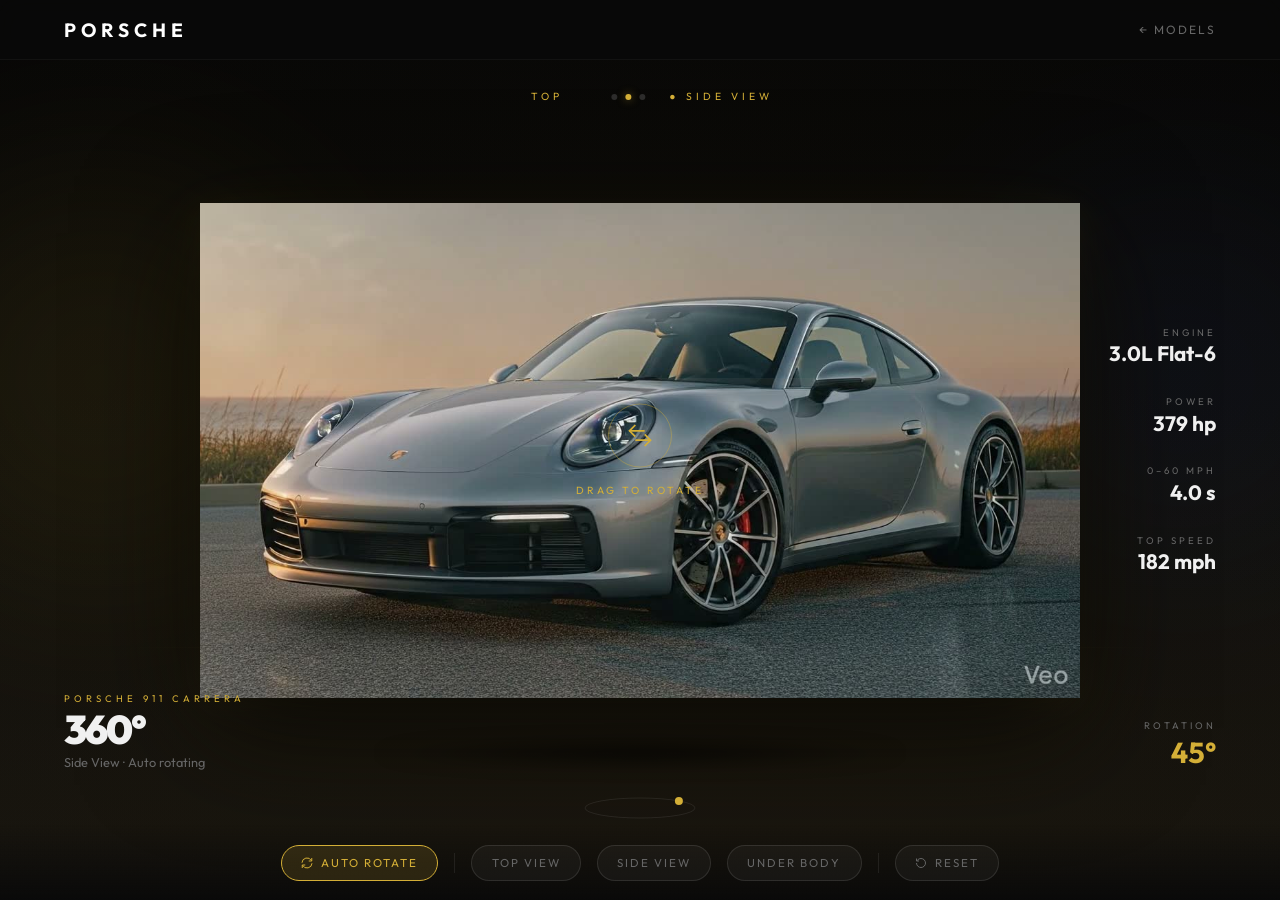
<file: 3d-scroll.html>
<!DOCTYPE html>
<html lang="en">

<head>
    <meta charset="UTF-8">
    <meta name="viewport" content="width=device-width, initial-scale=1.0">
    <title>Porsche – 360° Model Viewer</title>
    <link href="https://fonts.googleapis.com/css2?family=Outfit:wght@200;300;400;600;700;900&display=swap"
        rel="stylesheet">
    <style>
        *,
        *::before,
        *::after {
            margin: 0;
            padding: 0;
            box-sizing: border-box;
        }

        :root {
            --gold: #D4AF37;
            --bg: #090909;
            --text: #f0f0f0;
            --subtle: #666;
        }

        body {
            background: var(--bg);
            color: var(--text);
            font-family: 'Outfit', sans-serif;
            overflow: hidden;
            height: 100vh;
            width: 100vw;
            user-select: none;
            -webkit-user-select: none;
        }

        /* ── NAV ─────────────────────────────────────── */
        nav {
            position: fixed;
            top: 0;
            left: 0;
            right: 0;
            z-index: 100;
            display: flex;
            justify-content: space-between;
            align-items: center;
            padding: 1.1rem 5%;
            background: rgba(9, 9, 9, 0.8);
            backdrop-filter: blur(12px);
            border-bottom: 1px solid rgba(255, 255, 255, 0.04);
        }

        .nav-logo {
            font-size: 1.2rem;
            font-weight: 700;
            letter-spacing: 5px;
            color: #fff;
            text-decoration: none;
        }

        .nav-right {
            display: flex;
            align-items: center;
            gap: 1.5rem;
        }

        .nav-back {
            font-size: 0.75rem;
            letter-spacing: 2px;
            text-transform: uppercase;
            color: var(--subtle);
            text-decoration: none;
            transition: color 0.3s;
        }

        .nav-back:hover {
            color: #fff;
        }

        /* ── STUDIO BACKGROUND ───────────────────────── */
        #studio-bg {
            position: fixed;
            inset: 0;
            z-index: 0;
            /* Studio gradient — dark top, subtle floor reflection */
            background:
                radial-gradient(ellipse 120% 60% at 50% 100%, rgba(30, 25, 15, 0.6), transparent),
                radial-gradient(ellipse 80% 80% at 50% 50%, rgba(20, 18, 10, 0.4), transparent),
                linear-gradient(to bottom, #050505 0%, #0f0e0a 60%, #161410 100%);
        }

        /* Studio floor line */
        #studio-bg::after {
            content: '';
            position: absolute;
            bottom: 28%;
            left: 10%;
            right: 10%;
            height: 1px;
            background: linear-gradient(90deg, transparent, rgba(212, 175, 55, 0.15), transparent);
        }

        /* Ambient rim light */
        .rim-light {
            position: fixed;
            width: 400px;
            height: 400px;
            border-radius: 50%;
            filter: blur(100px);
            pointer-events: none;
            z-index: 1;
            opacity: 0.08;
        }

        .rim-left {
            background: #D4AF37;
            top: 20%;
            left: -100px;
        }

        .rim-right {
            background: #3060ff;
            top: 20%;
            right: -100px;
            opacity: 0.05;
        }

        /* ── VIEWER STAGE ────────────────────────────── */
        #viewer-stage {
            position: fixed;
            inset: 0;
            z-index: 5;
            display: flex;
            flex-direction: column;
            align-items: center;
            justify-content: center;
            cursor: grab;
        }

        #viewer-stage.dragging {
            cursor: grabbing;
        }

        /* Canvas / image container with 3D depth */
        #model-container {
            position: relative;
            width: min(900px, 90vw);
            height: min(540px, 55vh);
            display: flex;
            align-items: center;
            justify-content: center;
        }

        #model-img {
            max-width: 100%;
            max-height: 100%;
            object-fit: contain;
            display: block;
            pointer-events: none;
            /* Initial drop shadow to simulate studio lighting */
            filter: drop-shadow(0 30px 60px rgba(0, 0, 0, 0.8)) drop-shadow(0 5px 15px rgba(212, 175, 55, 0.08));
            transition: filter 0.3s;
        }

        /* Ground reflection */
        #model-reflection {
            position: absolute;
            bottom: -60px;
            left: 50%;
            transform: translateX(-50%);
            width: 75%;
            pointer-events: none;
            opacity: 0.18;
            filter: blur(4px);
            transform-origin: top center;
            scale: 1 -0.3;
            transform: translateX(-50%) scaleY(-0.3);
            mask-image: linear-gradient(to bottom, rgba(0, 0, 0, 0.6), transparent 80%);
            -webkit-mask-image: linear-gradient(to bottom, rgba(0, 0, 0, 0.6), transparent 80%);
        }

        /* Ground shadow ellipse */
        #ground-shadow {
            position: absolute;
            bottom: -70px;
            left: 50%;
            transform: translateX(-50%);
            width: 60%;
            height: 30px;
            background: radial-gradient(ellipse, rgba(0, 0, 0, 0.7), transparent 70%);
            filter: blur(8px);
        }

        /* ── LOADING SCREEN ──────────────────────────── */
        #loading {
            position: fixed;
            inset: 0;
            z-index: 999;
            background: var(--bg);
            display: flex;
            flex-direction: column;
            align-items: center;
            justify-content: center;
            gap: 1.5rem;
            transition: opacity 0.8s ease;
        }

        #loading.hidden {
            opacity: 0;
            pointer-events: none;
        }

        .ld-logo {
            font-size: 1.3rem;
            font-weight: 700;
            letter-spacing: 6px;
            color: #fff;
        }

        .ld-bar-track {
            width: 200px;
            height: 2px;
            background: rgba(255, 255, 255, 0.07);
            border-radius: 2px;
            overflow: hidden;
        }

        .ld-bar-fill {
            height: 100%;
            width: 0%;
            background: linear-gradient(90deg, var(--gold), #f5e27a);
            transition: width 0.08s linear;
        }

        .ld-text {
            font-size: 0.7rem;
            letter-spacing: 3px;
            text-transform: uppercase;
            color: var(--subtle);
        }

        /* ── HUD / UI OVERLAY ────────────────────────── */

        /* Model name plate */
        #name-plate {
            position: fixed;
            bottom: 130px;
            left: 5%;
            z-index: 20;
        }

        #name-plate .np-eyebrow {
            font-size: 0.6rem;
            letter-spacing: 4px;
            text-transform: uppercase;
            color: var(--gold);
            margin-bottom: 0.3rem;
        }

        #name-plate .np-title {
            font-size: 2.5rem;
            font-weight: 900;
            letter-spacing: -2px;
            line-height: 1;
        }

        #name-plate .np-sub {
            font-size: 0.8rem;
            color: var(--subtle);
            margin-top: 0.3rem;
        }

        /* Rotation angle indicator */
        #angle-hud {
            position: fixed;
            bottom: 130px;
            right: 5%;
            z-index: 20;
            text-align: right;
        }

        .hud-label {
            font-size: 0.6rem;
            letter-spacing: 3px;
            text-transform: uppercase;
            color: var(--subtle);
            margin-bottom: 0.2rem;
        }

        .hud-value {
            font-size: 1.8rem;
            font-weight: 700;
            color: var(--gold);
            font-variant-numeric: tabular-nums;
        }

        /* View mode badge */
        #view-badge {
            position: fixed;
            top: 90px;
            left: 50%;
            transform: translateX(-50%);
            z-index: 20;
            display: flex;
            align-items: center;
            gap: 1.5rem;
        }

        .vb-dot-wrap {
            display: flex;
            gap: 0.5rem;
            align-items: center;
        }

        .vb-dot {
            width: 6px;
            height: 6px;
            border-radius: 50%;
            background: rgba(255, 255, 255, 0.15);
            transition: all 0.3s;
        }

        .vb-dot.on {
            background: var(--gold);
            box-shadow: 0 0 8px rgba(212, 175, 55, 0.5);
        }

        .vb-label {
            font-size: 0.65rem;
            letter-spacing: 4px;
            text-transform: uppercase;
            color: var(--subtle);
            min-width: 80px;
            text-align: center;
            transition: color 0.3s;
        }

        .vb-label.active {
            color: var(--gold);
        }

        /* ── BOTTOM CONTROLS ─────────────────────────── */
        #controls {
            position: fixed;
            bottom: 0;
            left: 0;
            right: 0;
            z-index: 20;
            display: flex;
            align-items: center;
            justify-content: center;
            gap: 1rem;
            padding: 1.2rem 5%;
            background: linear-gradient(to top, rgba(9, 9, 9, 0.95), transparent);
        }

        .ctrl-btn {
            background: rgba(255, 255, 255, 0.04);
            border: 1px solid rgba(255, 255, 255, 0.1);
            color: var(--subtle);
            padding: 0.6rem 1.2rem;
            border-radius: 50px;
            font-family: 'Outfit', sans-serif;
            font-size: 0.72rem;
            letter-spacing: 2px;
            text-transform: uppercase;
            cursor: pointer;
            transition: all 0.25s;
            display: flex;
            align-items: center;
            gap: 0.5rem;
        }

        .ctrl-btn:hover {
            background: rgba(212, 175, 55, 0.1);
            border-color: rgba(212, 175, 55, 0.3);
            color: var(--gold);
        }

        .ctrl-btn.active,
        .ctrl-btn.auto-on {
            background: rgba(212, 175, 55, 0.15);
            border-color: var(--gold);
            color: var(--gold);
        }

        .ctrl-sep {
            width: 1px;
            height: 20px;
            background: rgba(255, 255, 255, 0.08);
        }

        /* Drag hint */
        #drag-hint {
            position: fixed;
            top: 50%;
            left: 50%;
            transform: translate(-50%, -50%);
            z-index: 30;
            display: flex;
            flex-direction: column;
            align-items: center;
            gap: 1rem;
            transition: opacity 0.5s;
            pointer-events: none;
        }

        #drag-hint.hidden {
            opacity: 0;
        }

        .drag-circle {
            width: 64px;
            height: 64px;
            border-radius: 50%;
            border: 1px solid rgba(212, 175, 55, 0.4);
            display: flex;
            align-items: center;
            justify-content: center;
            animation: pulse-ring 2s ease-in-out infinite;
        }

        @keyframes pulse-ring {

            0%,
            100% {
                transform: scale(1);
                opacity: 0.8;
            }

            50% {
                transform: scale(1.12);
                opacity: 1;
            }
        }

        .drag-circle svg {
            color: var(--gold);
        }

        .drag-label {
            font-size: 0.65rem;
            letter-spacing: 3px;
            text-transform: uppercase;
            color: var(--gold);
        }

        /* Rotation orbit ring */
        #orbit-ring {
            position: fixed;
            bottom: 80px;
            left: 50%;
            transform: translateX(-50%);
            z-index: 20;
            width: 120px;
            height: 24px;
        }

        .orbit-svg {
            width: 100%;
            height: 100%;
        }

        .orbit-ellipse {
            fill: none;
            stroke: rgba(255, 255, 255, 0.08);
            stroke-width: 1;
        }

        .orbit-indicator {
            fill: var(--gold);
            transition: cx 0.05s linear;
        }

        /* ── SPEC STRIP ──────────────────────────────── */
        #spec-strip {
            position: fixed;
            top: 50%;
            right: 5%;
            transform: translateY(-50%);
            z-index: 20;
            display: flex;
            flex-direction: column;
            gap: 1.8rem;
        }

        .spec-item {
            text-align: right;
            opacity: 0;
            transform: translateX(15px);
            transition: opacity 0.4s ease, transform 0.4s ease;
        }

        .spec-item.in {
            opacity: 1;
            transform: translateX(0);
        }

        .spec-lbl {
            font-size: 0.6rem;
            letter-spacing: 3px;
            text-transform: uppercase;
            color: var(--subtle);
            margin-bottom: 0.15rem;
        }

        .spec-val {
            font-size: 1.3rem;
            font-weight: 700;
        }
    </style>
</head>

<body>

    <!-- STUDIO BACKGROUND -->
    <div id="studio-bg">
        <div class="rim-light rim-left"></div>
        <div class="rim-light rim-right"></div>
    </div>

    <!-- LOADING -->
    <div id="loading">
        <div class="ld-logo">PORSCHE</div>
        <div class="ld-bar-track">
            <div class="ld-bar-fill" id="ld-bar"></div>
        </div>
        <div class="ld-text" id="ld-text">Initialising model viewer — 0%</div>
    </div>

    <!-- NAV -->
    <nav>
        <a href="index.html" class="nav-logo">PORSCHE</a>
        <div class="nav-right">
            <a href="index.html#models" class="nav-back">← Models</a>
        </div>
    </nav>

    <!-- VIEW MODE BADGE -->
    <div id="view-badge">
        <span class="vb-label active" id="vb-top">Top</span>
        <div class="vb-dot-wrap">
            <div class="vb-dot"></div>
            <div class="vb-dot on" id="vb-center-dot"></div>
            <div class="vb-dot"></div>
        </div>
        <span class="vb-label active" id="vb-bottom">Side · Bottom</span>
    </div>

    <!-- DRAG HINT -->
    <div id="drag-hint">
        <div class="drag-circle">
            <svg width="28" height="28" viewBox="0 0 24 24" fill="none" stroke="currentColor" stroke-width="1.5">
                <path d="M8 3l-5 5 5 5" />
                <path d="M3 8h13" />
                <path d="M16 21l5-5-5-5" />
                <path d="M21 16H8" />
            </svg>
        </div>
        <span class="drag-label">Drag to rotate</span>
    </div>

    <!-- NAME PLATE -->
    <div id="name-plate">
        <div class="np-eyebrow">Porsche 911 Carrera</div>
        <div class="np-title">360°</div>
        <div class="np-sub" id="view-mode-label">Side View · Drag to rotate</div>
    </div>

    <!-- ANGLE HUD -->
    <div id="angle-hud">
        <div class="hud-label">Rotation</div>
        <div class="hud-value" id="angle-val">0°</div>
    </div>

    <!-- SPEC STRIP -->
    <div id="spec-strip">
        <div class="spec-item" id="s1">
            <div class="spec-lbl">Engine</div>
            <div class="spec-val">3.0L Flat-6</div>
        </div>
        <div class="spec-item" id="s2">
            <div class="spec-lbl">Power</div>
            <div class="spec-val">379 hp</div>
        </div>
        <div class="spec-item" id="s3">
            <div class="spec-lbl">0–60 mph</div>
            <div class="spec-val">4.0 s</div>
        </div>
        <div class="spec-item" id="s4">
            <div class="spec-lbl">Top Speed</div>
            <div class="spec-val">182 mph</div>
        </div>
    </div>

    <!-- VIEWER STAGE -->
    <div id="viewer-stage">
        <div id="model-container">
            <img id="model-img" src="" alt="Porsche 360° View" draggable="false">
            <img id="model-reflection" src="" alt="" draggable="false" aria-hidden="true">
            <div id="ground-shadow"></div>
        </div>
    </div>

    <!-- ORBIT RING -->
    <div id="orbit-ring">
        <svg class="orbit-svg" viewBox="0 0 120 24">
            <ellipse class="orbit-ellipse" cx="60" cy="12" rx="55" ry="10" />
            <circle class="orbit-indicator" id="orbit-dot" cx="60" cy="2" r="4" />
        </svg>
    </div>

    <!-- CONTROLS -->
    <div id="controls">
        <button class="ctrl-btn auto-on" id="btn-auto" onclick="toggleAutoRotate()">
            <svg width="12" height="12" viewBox="0 0 24 24" fill="none" stroke="currentColor" stroke-width="2">
                <path d="M21.5 2v6h-6M2.5 22v-6h6M2 11.5a10 10 0 0 1 18.8-4.3M22 12.5a10 10 0 0 1-18.8 4.2" />
            </svg>
            Auto Rotate
        </button>

        <div class="ctrl-sep"></div>

        <button class="ctrl-btn" id="btn-top" onclick="setView('top')">Top View</button>
        <button class="ctrl-btn" id="btn-side" onclick="setView('side')">Side View</button>
        <button class="ctrl-btn" id="btn-bottom" onclick="setView('bottom')">Under Body</button>

        <div class="ctrl-sep"></div>

        <button class="ctrl-btn" onclick="resetView()">
            <svg width="12" height="12" viewBox="0 0 24 24" fill="none" stroke="currentColor" stroke-width="2">
                <path d="M3 12a9 9 0 1 0 9-9 9.75 9.75 0 0 0-6.74 2.74L3 8" />
                <path d="M3 3v5h5" />
            </svg>
            Reset
        </button>
    </div>

    <script>
        // ================================================================
        //  FRAME DATA
        // ================================================================
        const VIEWS = {
            side: { dir: 'assets/images/side_view/', count: 40, label: 'Side View' },
            top: { dir: 'assets/images/top_view/', count: 40, label: 'Top View' },
            bottom: { dir: 'assets/images/bottom_view/', count: 64, label: 'Under Body' },
        };

        const frames = { side: [], top: [], bottom: [] };

        // Current state
        let currentView = 'side';
        let currentFrame = 0;
        let autoRotate = true;
        let autoRotateRAF = null;
        let isDragging = false;
        let dragStartX = 0;
        let dragStartY = 0;
        let dragStartFrame = 0;
        let hintShown = false;
        let totalLoaded = 0;
        const totalFrames = 40 + 40 + 64;

        // ================================================================
        //  PRELOAD ALL FRAMES
        // ================================================================
        const ldBar = document.getElementById('ld-bar');
        const ldText = document.getElementById('ld-text');
        const loading = document.getElementById('loading');

        Object.entries(VIEWS).forEach(([key, v]) => {
            for (let i = 1; i <= v.count; i++) {
                const img = new Image();
                img.src = `${v.dir}ezgif-frame-${String(i).padStart(3, '0')}.jpg`;
                img.onload = img.onerror = () => {
                    totalLoaded++;
                    const pct = Math.round((totalLoaded / totalFrames) * 100);
                    ldBar.style.width = pct + '%';
                    ldText.textContent = `Initialising model viewer — ${pct}%`;
                    if (totalLoaded >= totalFrames) onReady();
                };
                frames[key].push(img);
            }
        });

        // ================================================================
        //  ON READY
        // ================================================================
        const modelImg = document.getElementById('model-img');
        const reflImg = document.getElementById('model-reflection');
        const angleVal = document.getElementById('angle-val');
        const viewModeLabel = document.getElementById('view-mode-label');
        const vbTop = document.getElementById('vb-top');
        const vbBottom = document.getElementById('vb-bottom');
        const dragHint = document.getElementById('drag-hint');
        const orbitDot = document.getElementById('orbit-dot');
        const specItems = document.querySelectorAll('.spec-item');

        function onReady() {
            setTimeout(() => {
                loading.classList.add('hidden');
                setTimeout(() => loading.style.display = 'none', 900);

                // Reveal specs with stagger
                specItems.forEach((el, i) => {
                    setTimeout(() => el.classList.add('in'), 300 + i * 150);
                });
            }, 300);

            renderFrame();
            startAutoRotate();
        }

        // ================================================================
        //  RENDER
        // ================================================================
        function renderFrame() {
            const fr = frames[currentView][currentFrame];
            if (!fr) return;

            modelImg.src = fr.src;
            reflImg.src = fr.src;

            // Rotate angle — side view = full 360
            let angleDeg = 0;
            if (currentView === 'side') {
                angleDeg = Math.round((currentFrame / VIEWS.side.count) * 360);
            }
            angleVal.textContent = angleDeg + '°';

            // Orbit dot position (ellipse rx=55, cx=60, cy=12)
            const orbitAngle = (currentFrame / VIEWS[currentView].count) * Math.PI * 2 - Math.PI / 2;
            const rx = 55, ry = 10, cx = 60, cy = 12;
            const dotX = cx + rx * Math.cos(orbitAngle);
            const dotY = cy + ry * Math.sin(orbitAngle);
            orbitDot.setAttribute('cx', dotX.toFixed(1));
            orbitDot.setAttribute('cy', dotY.toFixed(1));

            // View badge & labels
            const label = VIEWS[currentView].label;
            viewModeLabel.textContent = label + (autoRotate ? ' · Auto rotating' : ' · Drag to rotate');
            vbTop.textContent = currentView === 'top' ? 'Top View ●' : 'Top';
            vbBottom.textContent = currentView === 'bottom' ? '● Under Body' : currentView === 'side' ? '● Side View' : 'Side · Bottom';

            // Drop shadow intensity by view
            if (currentView === 'top') {
                modelImg.style.filter = 'drop-shadow(0 50px 80px rgba(0,0,0,0.9)) drop-shadow(0 0 60px rgba(212,175,55,0.05))';
            } else if (currentView === 'bottom') {
                modelImg.style.filter = 'drop-shadow(0 -30px 60px rgba(0,0,0,0.6)) drop-shadow(0 10px 20px rgba(212,175,55,0.08))';
            } else {
                modelImg.style.filter = 'drop-shadow(0 30px 60px rgba(0,0,0,0.8)) drop-shadow(0 5px 15px rgba(212,175,55,0.08))';
            }
        }

        // ================================================================
        //  AUTO ROTATE
        // ================================================================
        let autoFrameCountdown = 0;

        function startAutoRotate() {
            autoRotate = true;
            document.getElementById('btn-auto').classList.add('auto-on');
            viewModeLabel.textContent = VIEWS[currentView].label + ' · Auto rotating';

            const SPEED = 40; // ms per frame (lower = faster)
            let last = 0;

            function tick(ts) {
                if (!autoRotate) return;
                if (ts - last >= SPEED) {
                    last = ts;
                    currentFrame = (currentFrame + 1) % VIEWS[currentView].count;
                    renderFrame();
                }
                autoRotateRAF = requestAnimationFrame(tick);
            }
            autoRotateRAF = requestAnimationFrame(tick);
        }

        function stopAutoRotate() {
            autoRotate = false;
            cancelAnimationFrame(autoRotateRAF);
            document.getElementById('btn-auto').classList.remove('auto-on');
            viewModeLabel.textContent = VIEWS[currentView].label + ' · Drag to rotate';
        }

        function toggleAutoRotate() {
            if (autoRotate) stopAutoRotate();
            else startAutoRotate();
        }

        // ================================================================
        //  VIEW SWITCHING
        // ================================================================
        function setView(view) {
            currentView = view;
            currentFrame = 0;
            renderFrame();

            // Highlight active button
            ['top', 'side', 'bottom'].forEach(v => {
                document.getElementById('btn-' + v).classList.toggle('active', v === view);
            });

            // If not in side view, angle display changes
            if (view !== 'side') angleVal.textContent = '—';
        }

        function resetView() {
            setView('side');
            currentFrame = 0;
            renderFrame();
            if (!autoRotate) startAutoRotate();
        }

        // ================================================================
        //  DRAG INTERACTION
        // ================================================================
        const stage = document.getElementById('viewer-stage');

        // Sensitivity: how many pixels of drag = 1 frame
        const DRAG_SENS = 8; // pixels per frame change

        function onDragStart(x, y) {
            if (!hintShown) {
                dragHint.classList.add('hidden');
                hintShown = true;
            }
            stopAutoRotate();
            isDragging = true;
            dragStartX = x;
            dragStartY = y;
            dragStartFrame = currentFrame;
            stage.classList.add('dragging');
        }

        function onDragMove(x, y) {
            if (!isDragging) return;

            const dx = x - dragStartX; // horizontal → rotate current view
            const dy = y - dragStartY; // vertical   → switch between views

            // Horizontal drag: advance/retreat frames in current view
            const frameDelta = Math.round(dx / DRAG_SENS);
            const count = VIEWS[currentView].count;
            currentFrame = ((dragStartFrame - frameDelta) % count + count) % count;
            renderFrame();

            // Vertical drag: switch views
            if (currentView !== 'top' && dy < -70) {
                setView('top');
                dragStartX = x; dragStartY = y; dragStartFrame = currentFrame;
            } else if (currentView !== 'bottom' && dy > 70) {
                setView('bottom');
                dragStartX = x; dragStartY = y; dragStartFrame = currentFrame;
            } else if (currentView !== 'side' && Math.abs(dy) < 30 && VIEWS[currentView] !== 'side') {
                // Return to side if dragged back
            }
        }

        function onDragEnd() {
            isDragging = false;
            stage.classList.remove('dragging');
        }

        // Mouse events
        stage.addEventListener('mousedown', e => { e.preventDefault(); onDragStart(e.clientX, e.clientY); });
        window.addEventListener('mousemove', e => { onDragMove(e.clientX, e.clientY); });
        window.addEventListener('mouseup', onDragEnd);

        // Touch events
        stage.addEventListener('touchstart', e => {
            e.preventDefault();
            const t = e.touches[0];
            onDragStart(t.clientX, t.clientY);
        }, { passive: false });

        window.addEventListener('touchmove', e => {
            e.preventDefault();
            const t = e.touches[0];
            onDragMove(t.clientX, t.clientY);
        }, { passive: false });

        window.addEventListener('touchend', onDragEnd);

        // ================================================================
        //  SCROLL WHEEL — advance frames or switch views
        // ================================================================
        stage.addEventListener('wheel', e => {
            e.preventDefault();
            stopAutoRotate();

            const count = VIEWS[currentView].count;
            const delta = e.deltaY > 0 ? 1 : -1;
            currentFrame = ((currentFrame + delta) % count + count) % count;
            renderFrame();
        }, { passive: false });

        // ================================================================
        //  KEYBOARD SHORTCUTS
        // ================================================================
        window.addEventListener('keydown', e => {
            switch (e.key) {
                case 'ArrowLeft': stopAutoRotate(); currentFrame = ((currentFrame - 1) + VIEWS[currentView].count) % VIEWS[currentView].count; renderFrame(); break;
                case 'ArrowRight': stopAutoRotate(); currentFrame = (currentFrame + 1) % VIEWS[currentView].count; renderFrame(); break;
                case 'ArrowUp': setView('top'); break;
                case 'ArrowDown': setView('bottom'); break;
                case ' ': toggleAutoRotate(); e.preventDefault(); break;
                case 'r': resetView(); break;
            }
        });

        // Show drag hint after 1s on ready — hide on first interaction
        setTimeout(() => { if (!hintShown) { } }, 1000);
    </script>
</body>

</html>
</file>
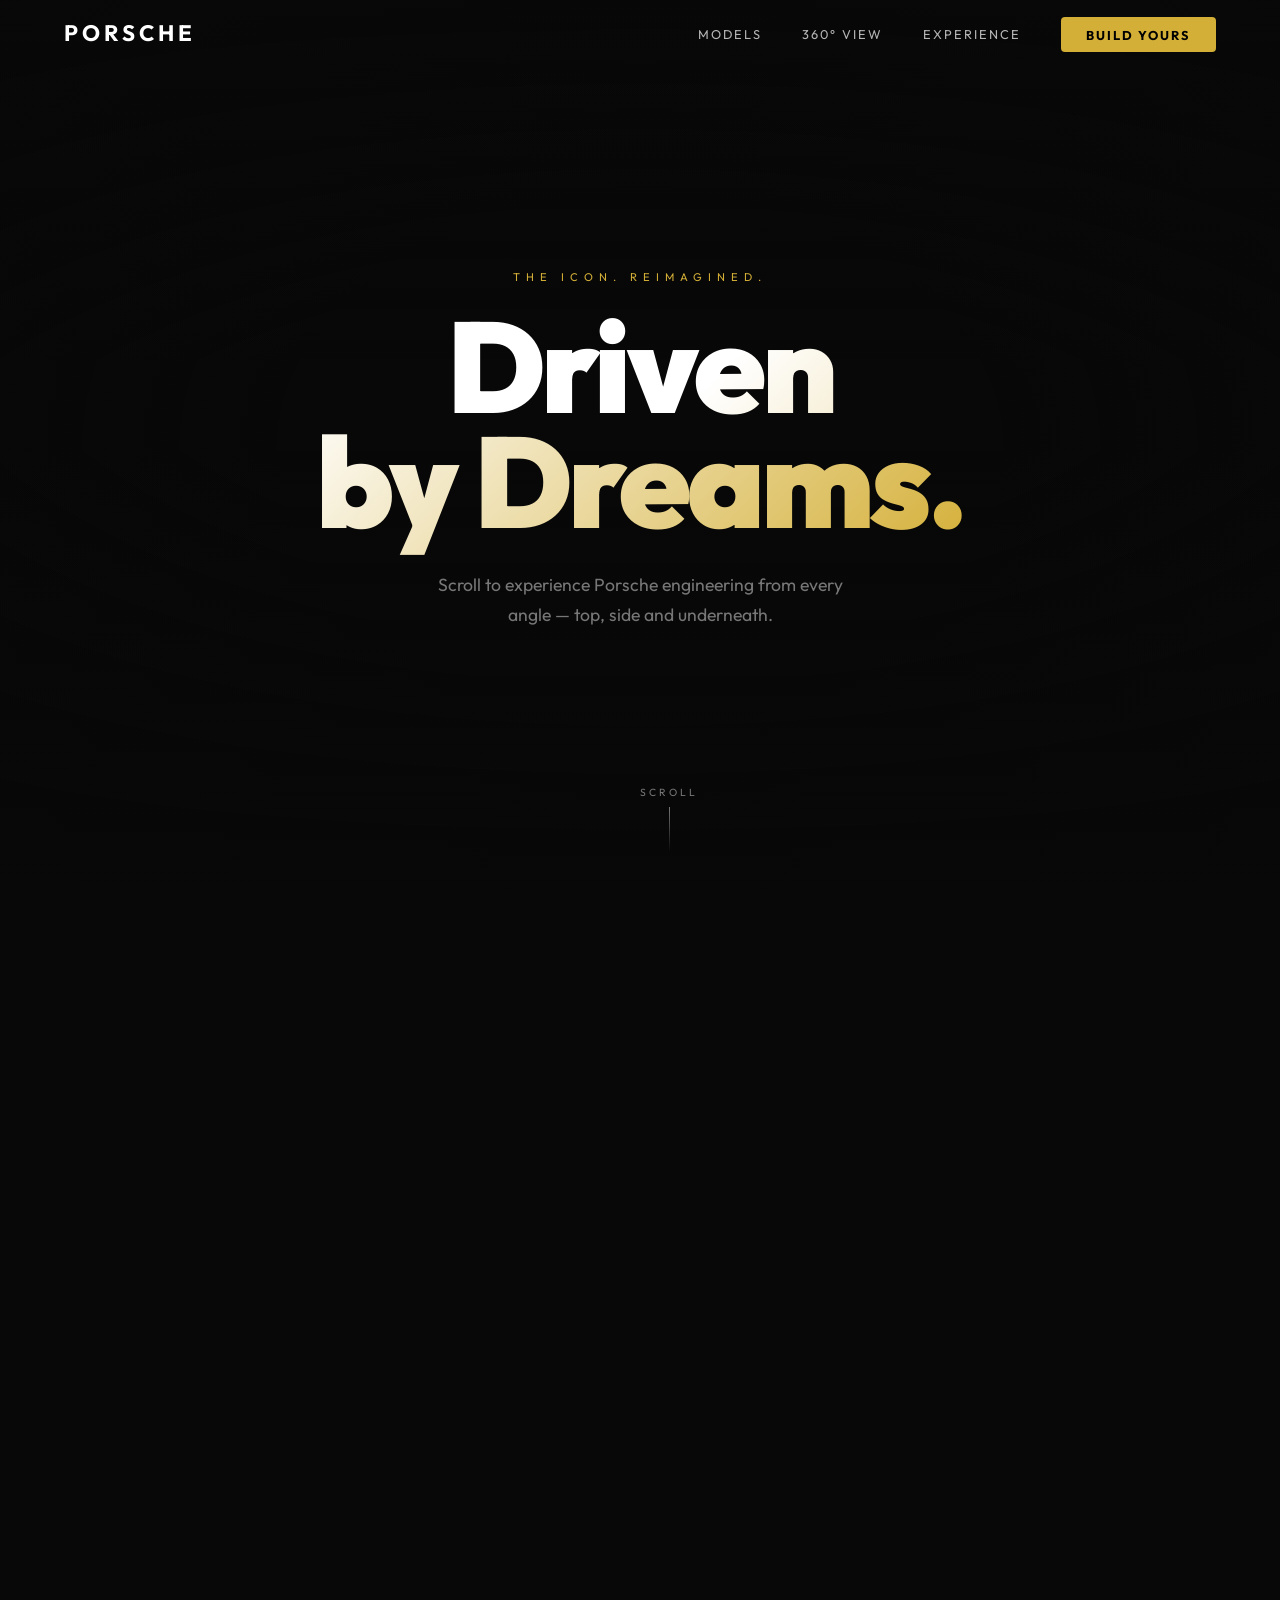
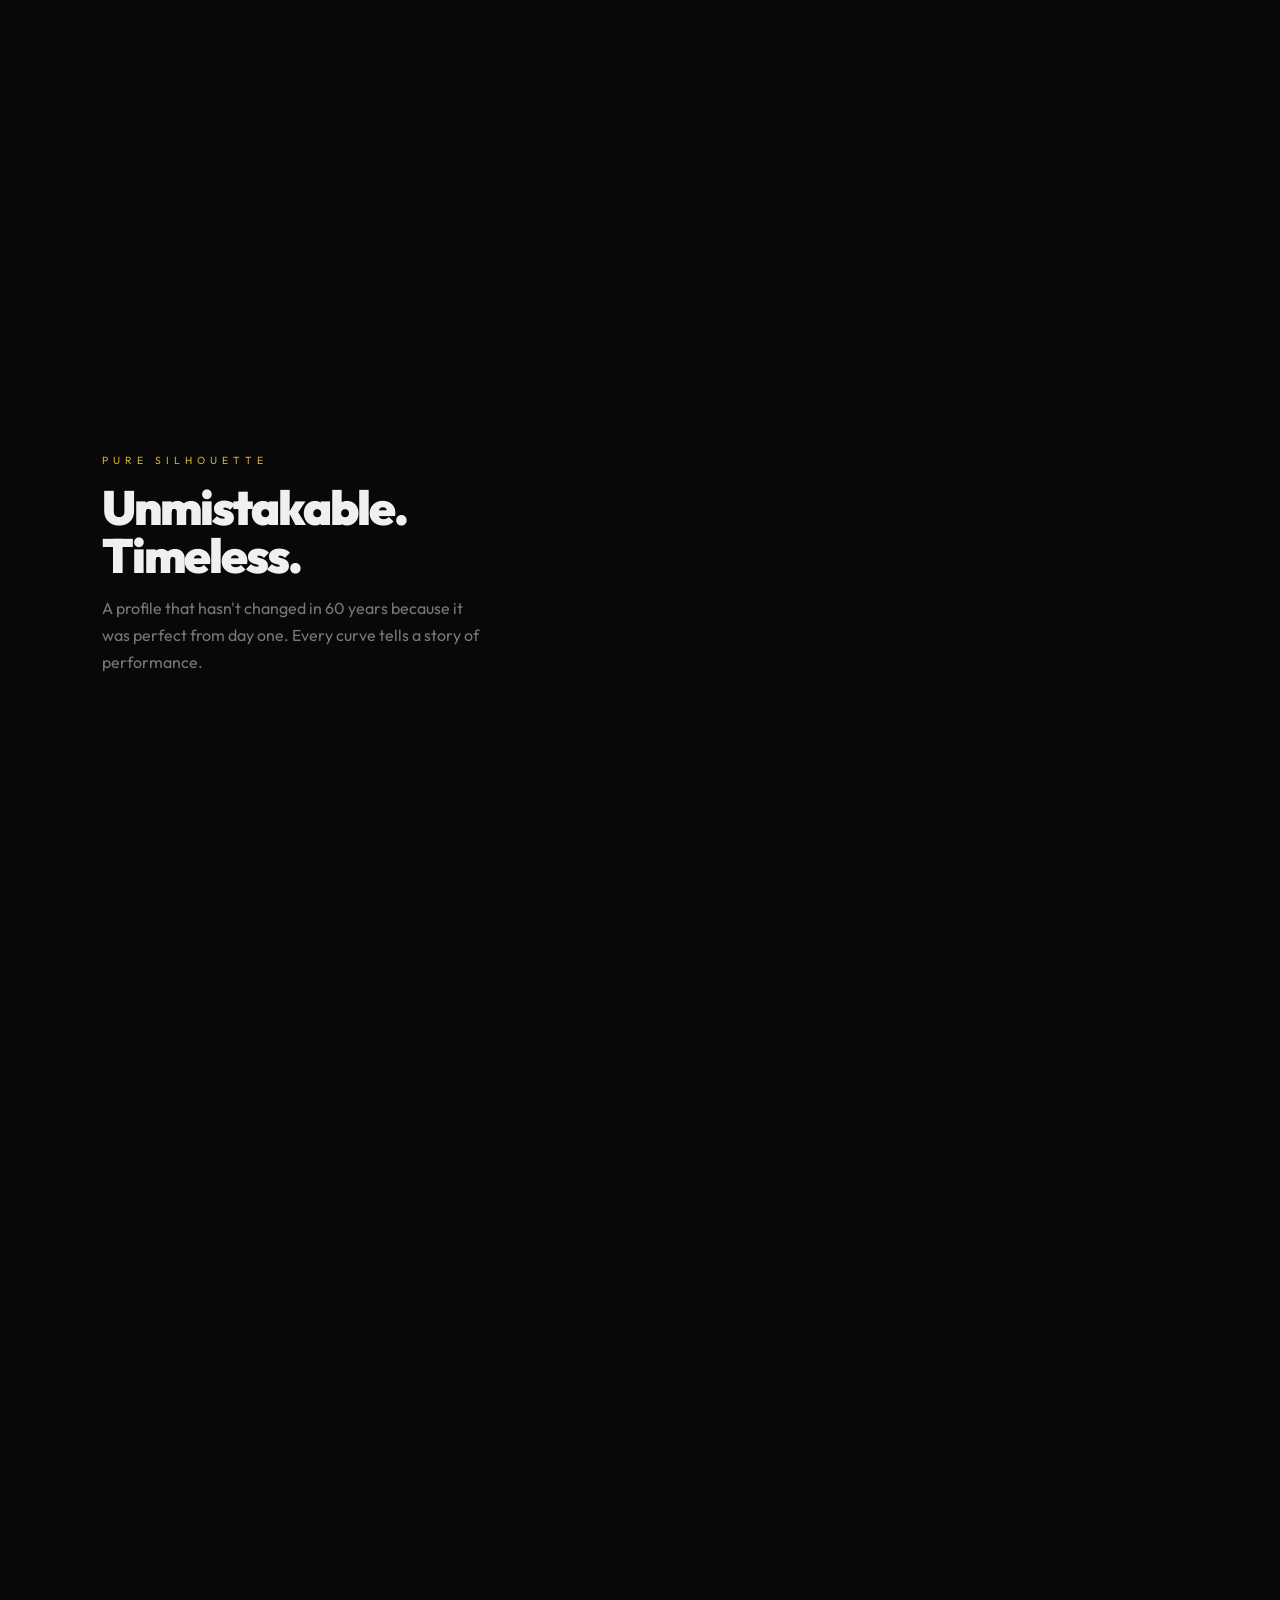
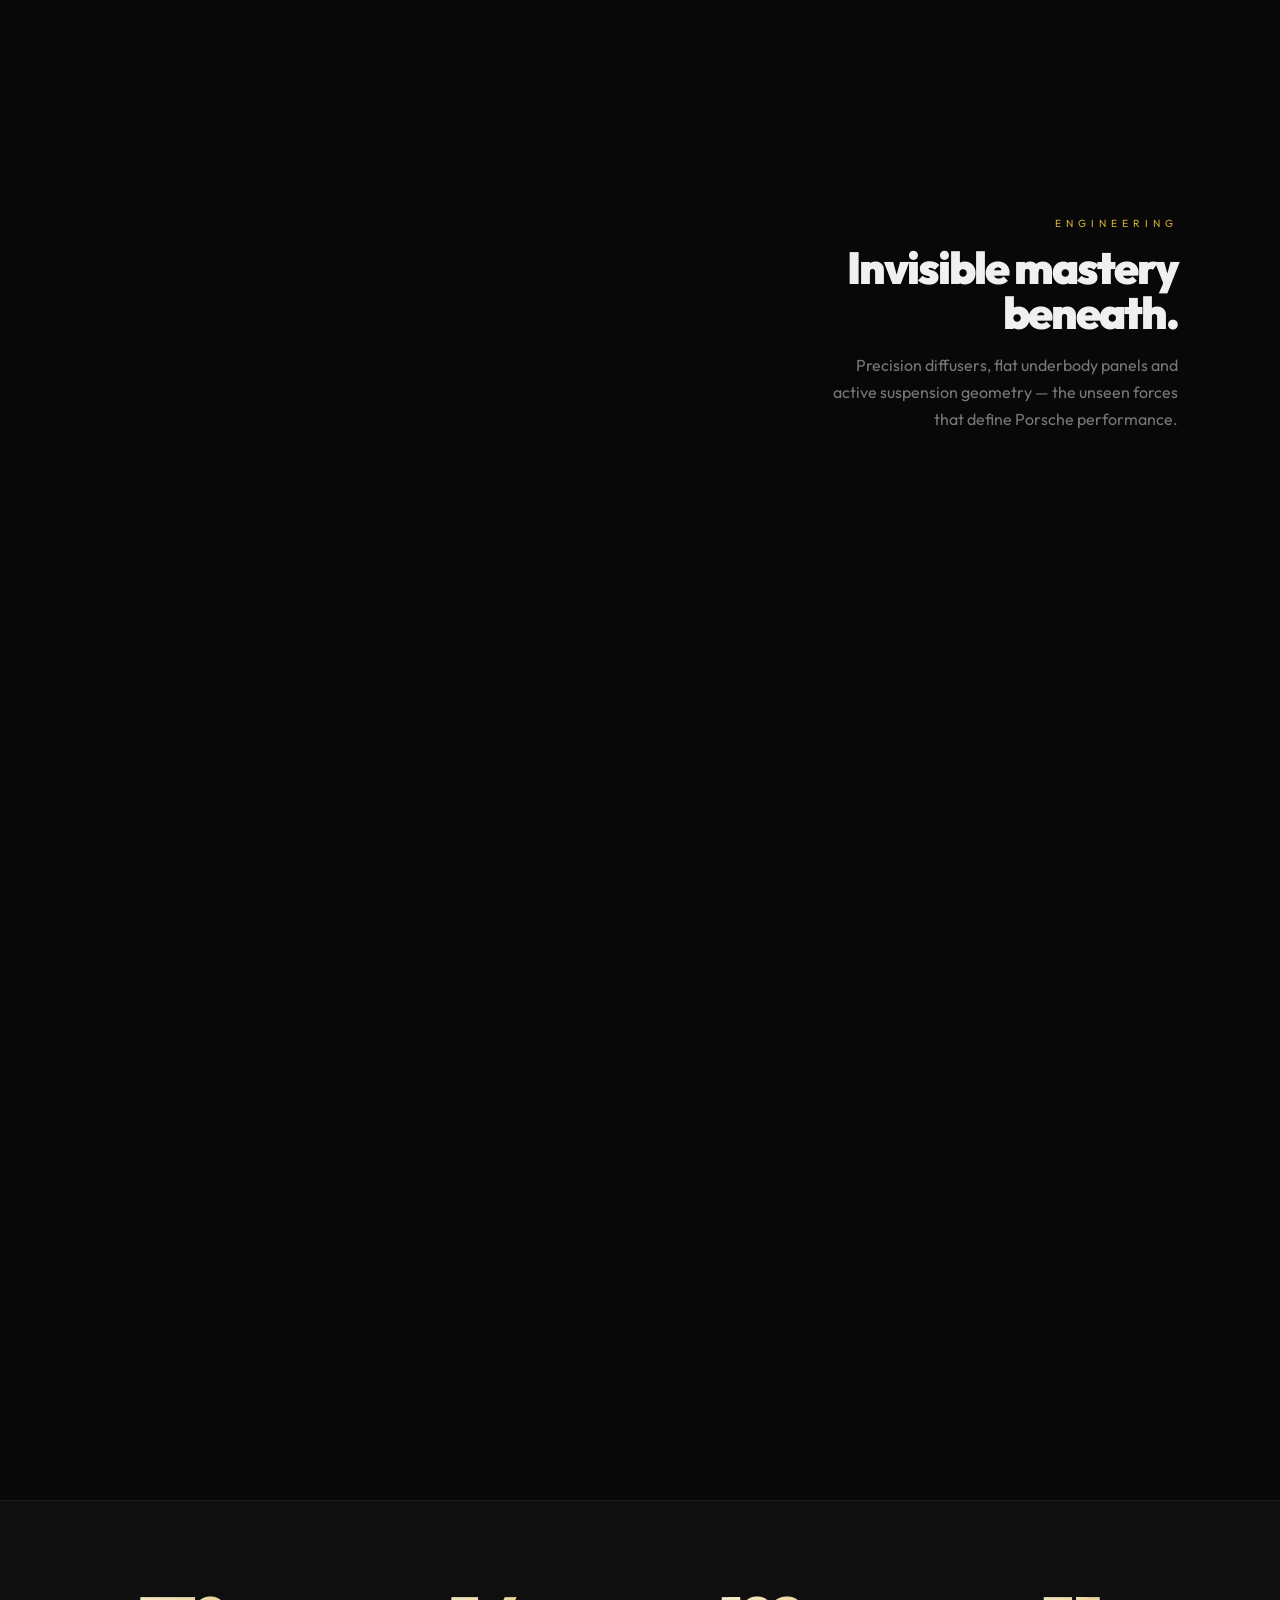
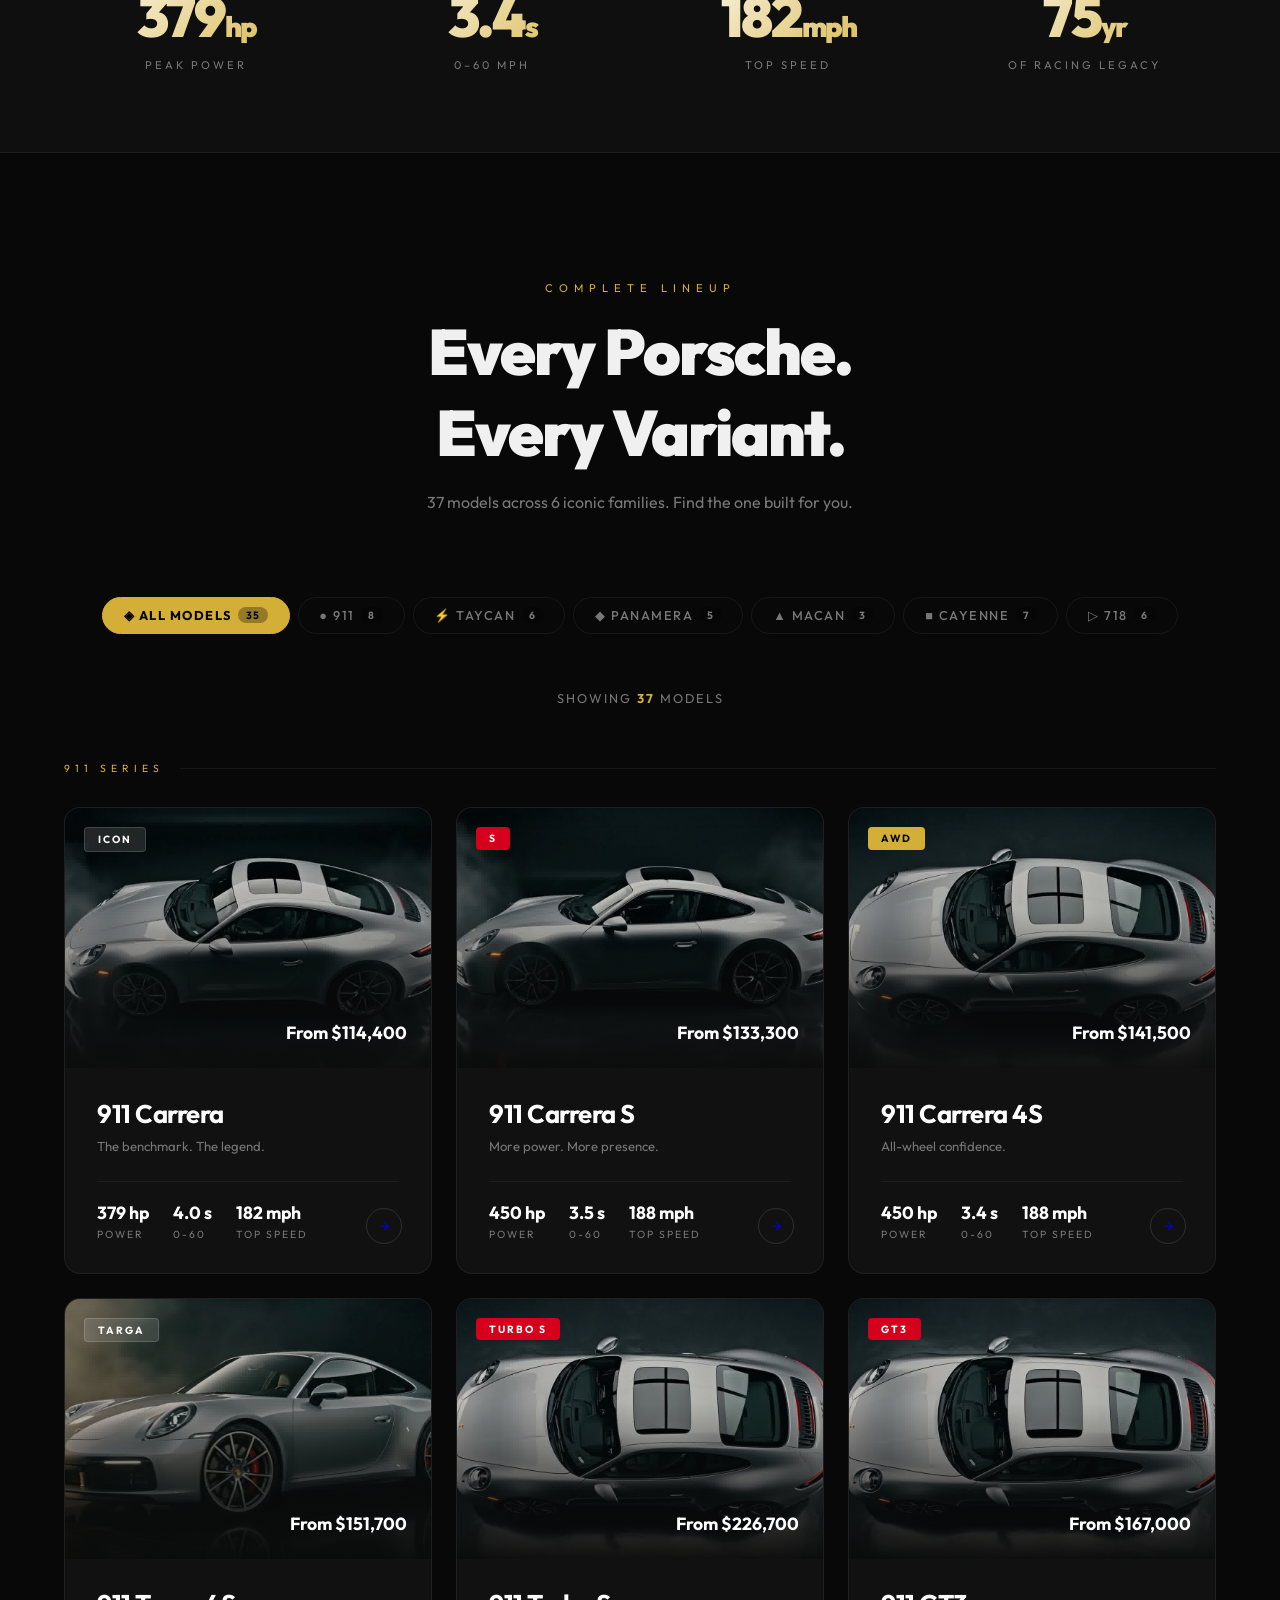
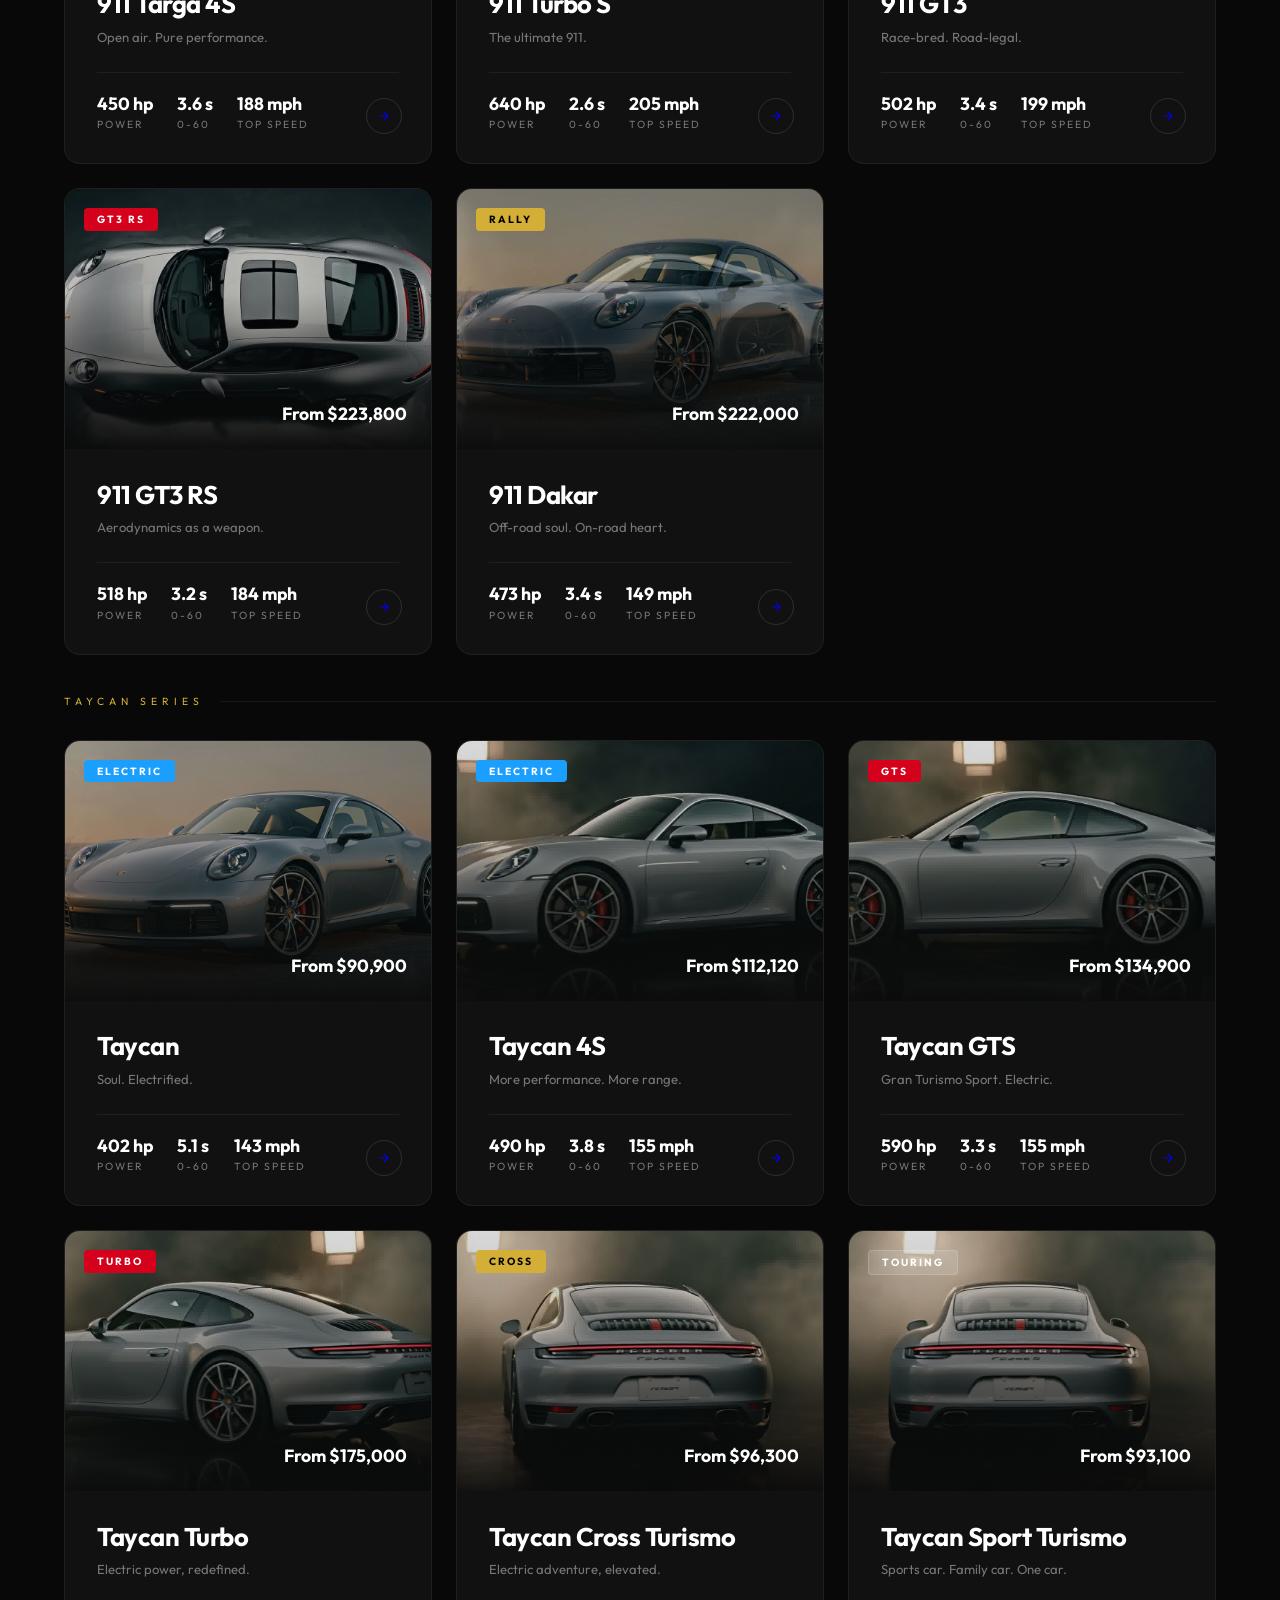
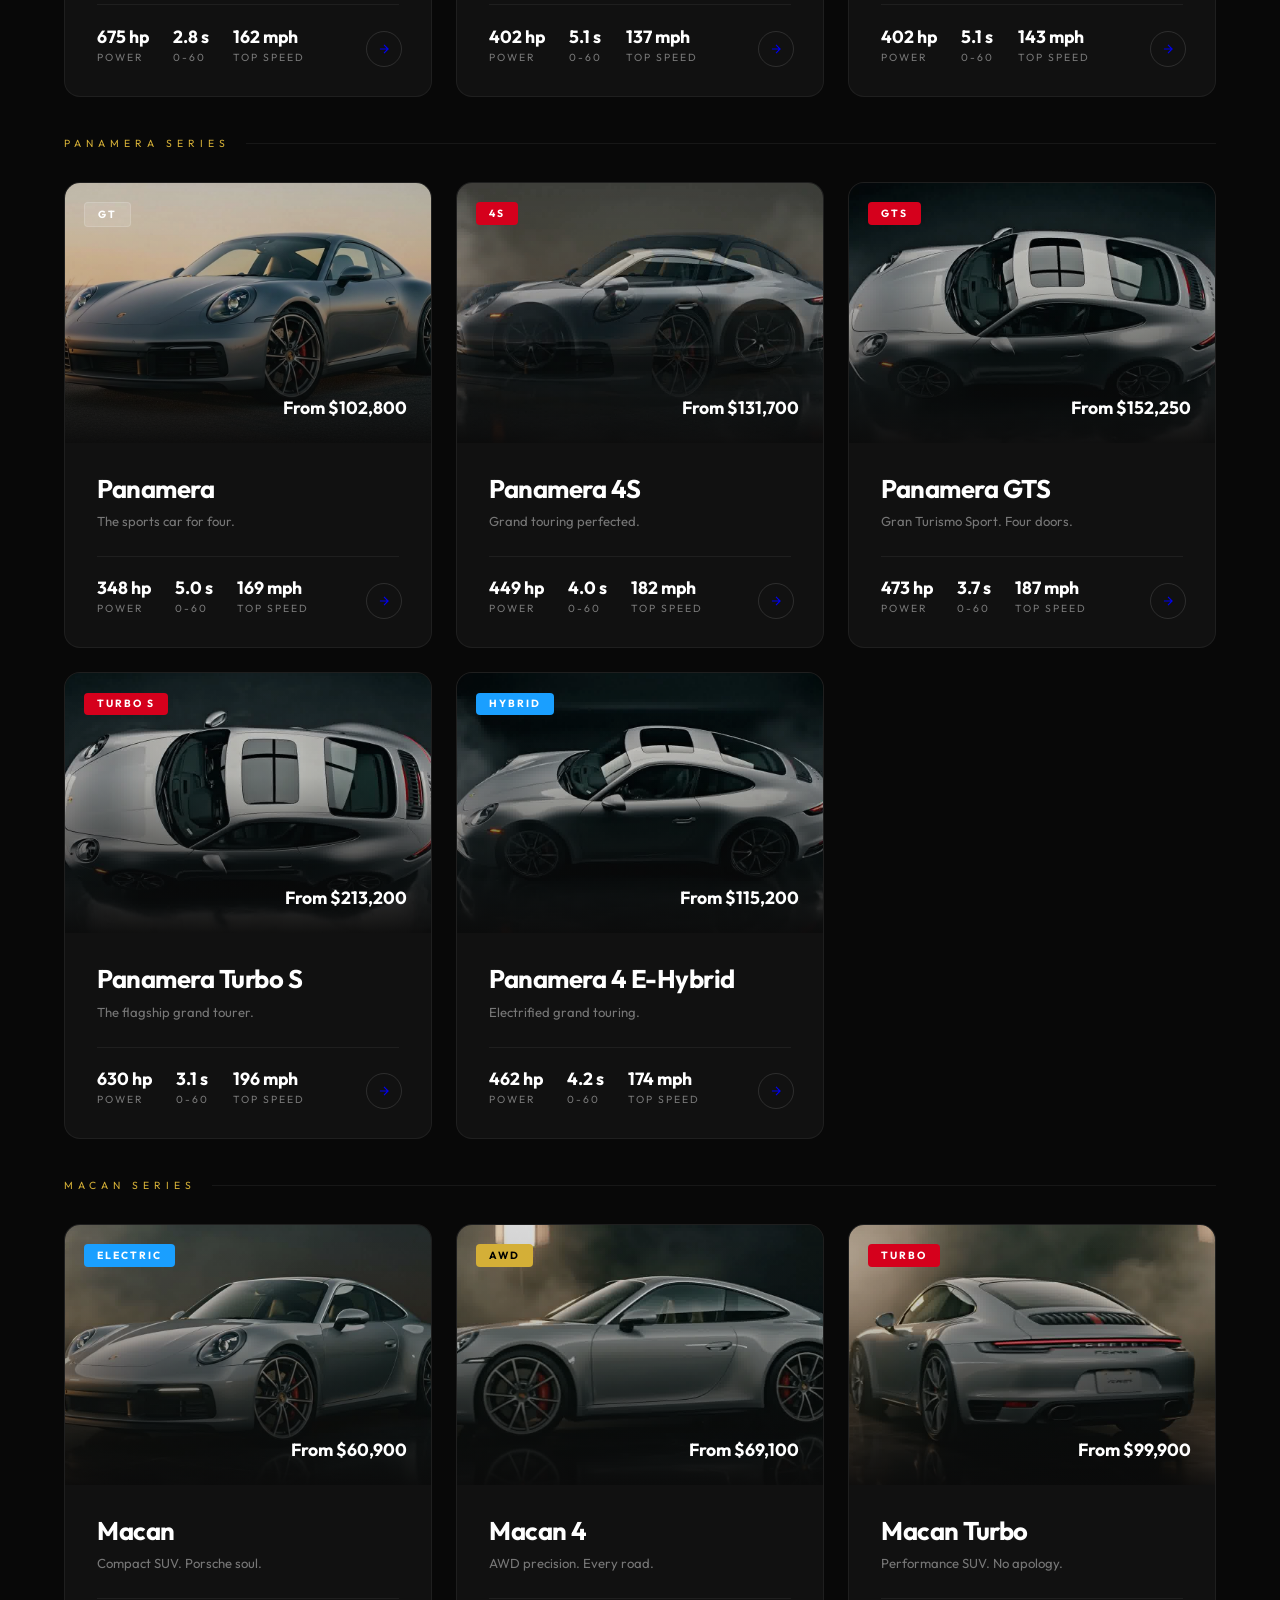
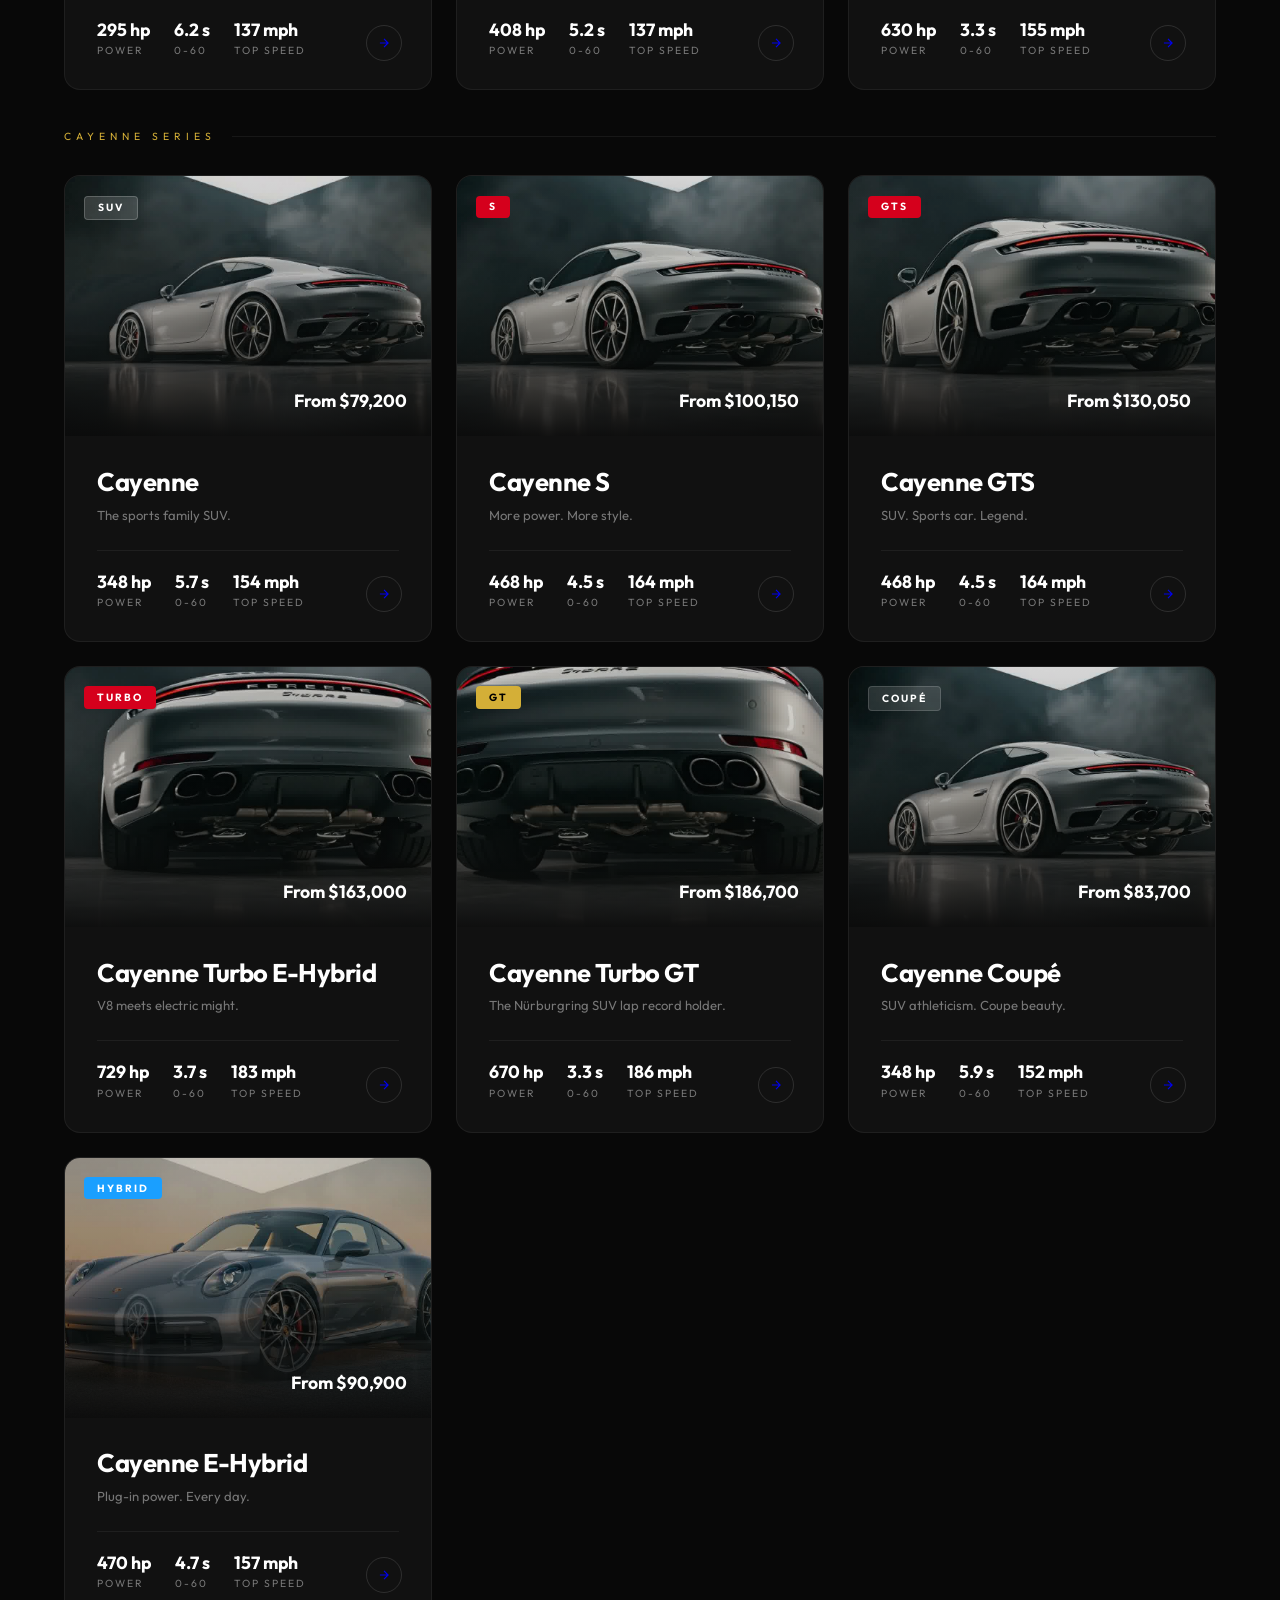
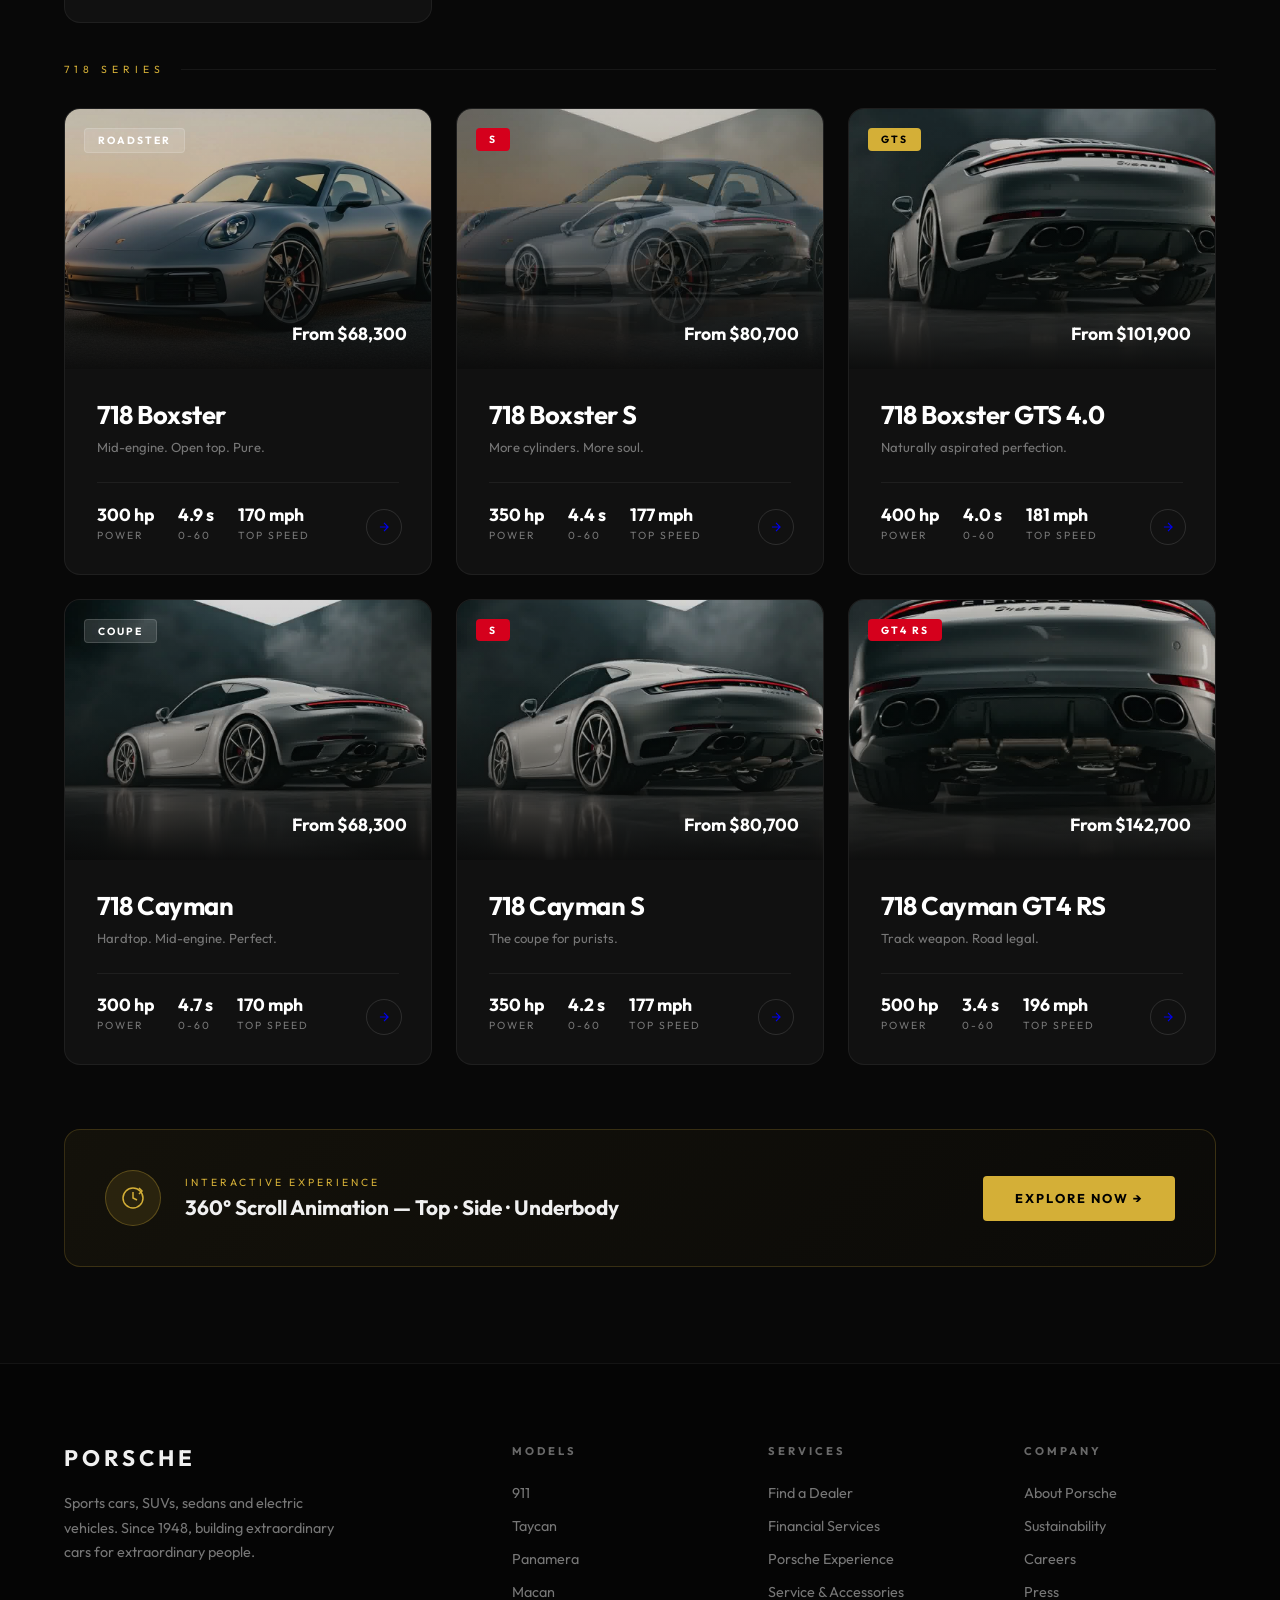
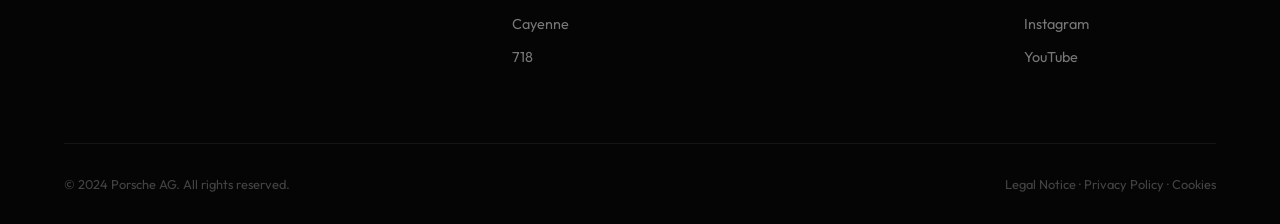
<file: model-details.html>
<!DOCTYPE html>
<html lang="en">

<head>
    <meta charset="UTF-8">
    <meta name="viewport" content="width=device-width, initial-scale=1.0">
    <title>Porsche Model Details</title>
    <link rel="stylesheet" href="styles.css">
    <link href="https://fonts.googleapis.com/css2?family=Outfit:wght@300;400;700&display=swap" rel="stylesheet">
    <style>
        /* Specific styles for details page */
        .detail-hero {
            height: 60vh;
            background-size: cover;
            background-position: center;
            position: relative;
            display: flex;
            align-items: flex-end;
            padding: 3rem 5%;
        }

        .detail-hero::after {
            content: '';
            position: absolute;
            top: 0;
            left: 0;
            width: 100%;
            height: 100%;
            background: linear-gradient(to top, rgba(0, 0, 0, 0.9), transparent);
        }

        .detail-content {
            position: relative;
            z-index: 10;
            width: 100%;
        }

        .detail-header {
            display: flex;
            justify-content: space-between;
            align-items: flex-end;
            margin-bottom: 2rem;
            flex-wrap: wrap;
        }

        .detail-header h1 {
            font-size: 4rem;
            margin: 0;
            line-height: 1;
        }

        .detail-price {
            font-size: 2rem;
            color: var(--primary-color);
            font-weight: 700;
        }

        .specs-grid {
            display: grid;
            grid-template-columns: repeat(auto-fit, minmax(200px, 1fr));
            gap: 2rem;
            margin-top: 3rem;
            padding: 3rem 5%;
            background-color: var(--card-bg);
            border-radius: 15px;
        }

        .spec-item {
            text-align: center;
            padding: 1rem;
            border-right: 1px solid rgba(255, 255, 255, 0.1);
        }

        .spec-item:last-child {
            border-right: none;
        }

        .spec-value {
            font-size: 2.5rem;
            font-weight: 700;
            display: block;
            margin-bottom: 0.5rem;
        }

        .spec-label {
            color: var(--secondary-text);
            text-transform: uppercase;
            font-size: 0.9rem;
            letter-spacing: 1px;
        }

        .back-btn {
            display: inline-block;
            margin-top: 2rem;
            color: var(--secondary-text);
            text-decoration: none;
            display: flex;
            align-items: center;
            gap: 0.5rem;
            font-size: 0.9rem;
            text-transform: uppercase;
            transition: color 0.3s;
        }

        .back-btn:hover {
            color: var(--text-color);
        }

        .container {
            padding: 0 5%;
            max-width: 1400px;
            margin: 0 auto;
        }
    </style>
</head>

<body>
    <header style="min-height: auto; background: none;">
        <nav style="position: relative; background: rgba(0,0,0,0.8);">
            <div class="logo">PORSCHE</div>
            <ul class="nav-links">
                <li><a href="index.html">Home</a></li>
                <li><a href="index.html#models">Models</a></li>
            </ul>
        </nav>
    </header>

    <main id="detail-main">
        <!-- Content injected by JS -->
    </main>

    <footer>
        <p>&copy; 2024 Porsche. All rights reserved.</p>
    </footer>

    <script src="models.js"></script>
    <script src="details.js"></script>
</body>

</html>
</file>
<file: styles.css>
:root {
    --primary-color: #d5001c;
    /* Porsche Red */
    --hover-color: #b00017;
    --background-color: #ffffff;
    /* Template uses light bg for body */
    --section-bg-alt: #f5f5f7;
    /* Light gray for alternate sections */
    --text-color: #1d1d1f;
    --text-muted: #86868b;
    --card-bg: #ffffff;
    --footer-bg: #0d0d0d;
    /* Keeping footer dark for luxury feel */
    --footer-text: #f5f5f7;
    --font-main: 'Outfit', sans-serif;
}

* {
    margin: 0;
    padding: 0;
    box-sizing: border-box;
}

body {
    font-family: var(--font-main);
    background-color: var(--background-color);
    color: var(--text-color);
    overflow-x: hidden;
    line-height: 1.5;
}

/* Header & Nav */
header {
    position: relative;
    height: 80vh;
    /* Tall hero section */
    background: url('assets/images/porsche_911.jpeg') no-repeat center center/cover;
}

nav {
    display: flex;
    justify-content: space-between;
    align-items: center;
    padding: 1.5rem 5%;
    position: absolute;
    top: 0;
    width: 100%;
    z-index: 1000;
    background: linear-gradient(to bottom, rgba(0, 0, 0, 0.7), transparent);
}

.logo {
    font-size: 1.5rem;
    font-weight: 700;
    letter-spacing: 2px;
    text-transform: uppercase;
    color: #fff;
}

.nav-links {
    list-style: none;
    display: flex;
    gap: 2rem;
}

.nav-links a {
    color: #fff;
    /* White links on hero */
    text-decoration: none;
    font-weight: 500;
    text-transform: uppercase;
    font-size: 0.9rem;
    transition: color 0.3s;
}

.nav-links a:hover {
    color: var(--primary-color);
}

/* Hero Section with Floating Card (Template Style) */
.hero-content {
    position: absolute;
    top: 50%;
    left: 50%;
    transform: translate(-50%, -50%);
    width: 100%;
    display: flex;
    justify-content: center;
}

.hero-card {
    background: rgba(255, 255, 255, 0.95);
    padding: 3rem;
    border-radius: 20px;
    text-align: center;
    max-width: 500px;
    box-shadow: 0 20px 40px rgba(0, 0, 0, 0.2);
    backdrop-filter: blur(10px);
}

.hero-card h1 {
    font-size: 2.5rem;
    color: #000;
    margin-bottom: 1rem;
    line-height: 1.2;
}

.hero-card p {
    color: #555;
    margin-bottom: 2rem;
}

/* Buttons */
.btn-primary {
    display: inline-block;
    padding: 1rem 2.5rem;
    background-color: var(--primary-color);
    color: #fff;
    text-decoration: none;
    border-radius: 50px;
    /* Pill shape like template */
    font-weight: 600;
    transition: all 0.3s ease;
    border: none;
}

.btn-primary:hover {
    background-color: var(--hover-color);
    transform: translateY(-2px);
    box-shadow: 0 5px 15px rgba(213, 0, 28, 0.3);
}

/* Features Section (3 Columns) */
.features {
    padding: 6rem 5%;
    text-align: center;
    background-color: var(--background-color);
}

.features h2 {
    font-size: 2.5rem;
    margin-bottom: 4rem;
    font-weight: 700;
}

.feature-grid {
    display: grid;
    grid-template-columns: repeat(auto-fit, minmax(300px, 1fr));
    gap: 3rem;
}

.feature-item {
    padding: 2rem;
    background: #fff;
    border-radius: 15px;
    box-shadow: 0 10px 30px rgba(0, 0, 0, 0.05);
    transition: transform 0.3s;
}

.feature-item:hover {
    transform: translateY(-10px);
}

.feature-icon {
    font-size: 2.5rem;
    color: var(--primary-color);
    margin-bottom: 1.5rem;
    display: inline-block;
}

.feature-item h3 {
    margin-bottom: 1rem;
    font-size: 1.5rem;
}

.feature-item p {
    color: var(--text-muted);
}

/* Models Section (Card Grid) */
.model-showcase {
    padding: 6rem 5%;
    background-color: var(--section-bg-alt);
}

.section-header {
    text-align: center;
    margin-bottom: 4rem;
}

.section-header h2 {
    font-size: 3rem;
    margin-bottom: 1rem;
}

.model-grid {
    display: grid;
    grid-template-columns: repeat(auto-fit, minmax(350px, 1fr));
    gap: 2rem;
}

/* Model Card Redesign */
.model-card {
    background-color: var(--card-bg);
    border-radius: 20px;
    overflow: hidden;
    box-shadow: 0 10px 20px rgba(0, 0, 0, 0.05);
    transition: all 0.3s ease;
    border: 1px solid rgba(0, 0, 0, 0.05);
}

.model-card:hover {
    transform: translateY(-10px);
    box-shadow: 0 20px 40px rgba(0, 0, 0, 0.1);
}

.model-image {
    width: 100%;
    height: 250px;
    object-fit: cover;
}

.model-info {
    padding: 2rem;
}

.model-info h3 {
    font-size: 1.8rem;
    margin-bottom: 0.5rem;
    color: var(--text-color);
}

.model-info p {
    color: var(--text-muted);
    font-size: 1rem;
    margin-bottom: 1.5rem;
}

.btn-secondary {
    display: inline-block;
    padding: 0.8rem 2rem;
    border: 2px solid var(--text-color);
    color: var(--text-color);
    text-decoration: none;
    font-weight: 600;
    border-radius: 50px;
    transition: all 0.3s;
}

.btn-secondary:hover {
    background-color: var(--text-color);
    color: #fff;
}

/* Footer (Big Template Style) */
footer {
    background-color: var(--footer-bg);
    color: var(--footer-text);
    padding: 5rem 5% 2rem;
}

.footer-content {
    display: grid;
    grid-template-columns: repeat(auto-fit, minmax(200px, 1fr));
    gap: 3rem;
    margin-bottom: 4rem;
}

.footer-col h4 {
    color: #fff;
    margin-bottom: 1.5rem;
    font-size: 1.2rem;
}

.footer-col ul {
    list-style: none;
}

.footer-col ul li {
    margin-bottom: 1rem;
}

.footer-col ul li a {
    color: #888;
    text-decoration: none;
    transition: color 0.3s;
}

.footer-col ul li a:hover {
    color: #fff;
}

.footer-bottom {
    border-top: 1px solid #333;
    padding-top: 2rem;
    text-align: center;
    color: #666;
}
</file>
